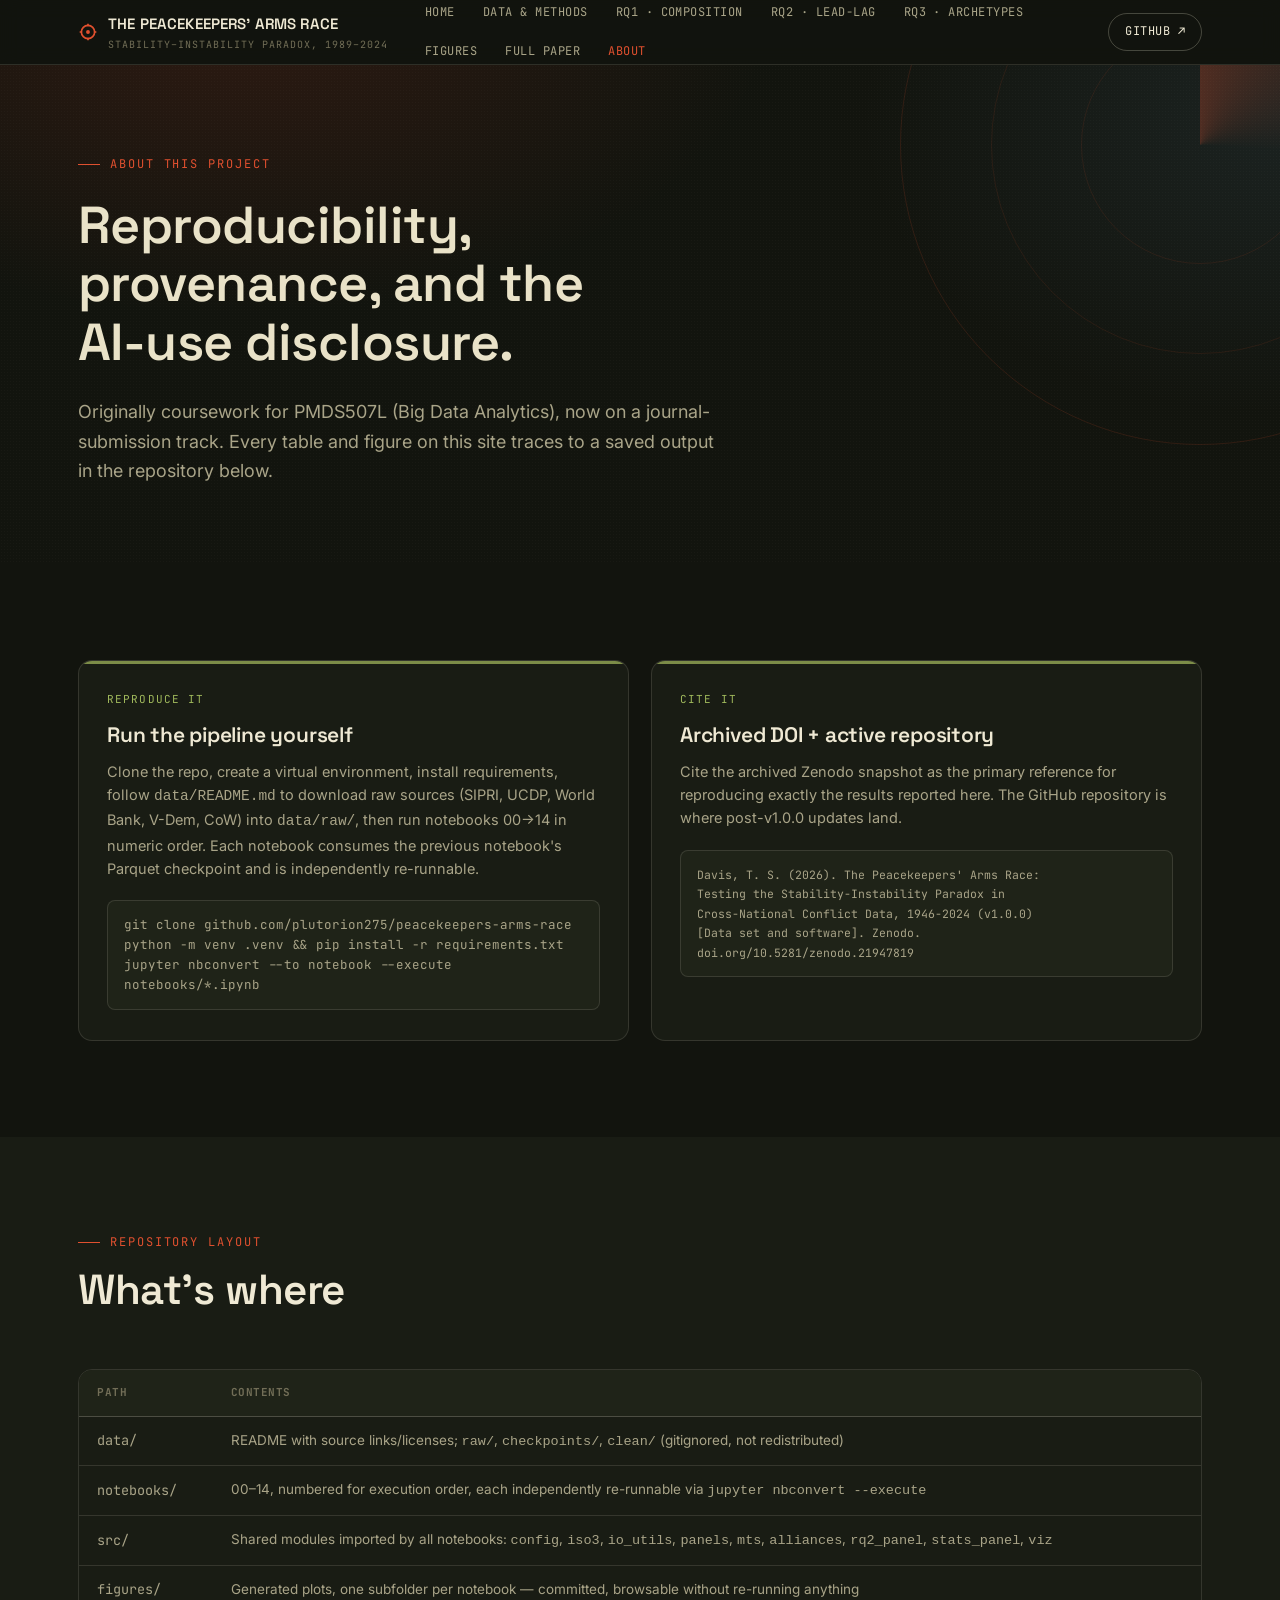
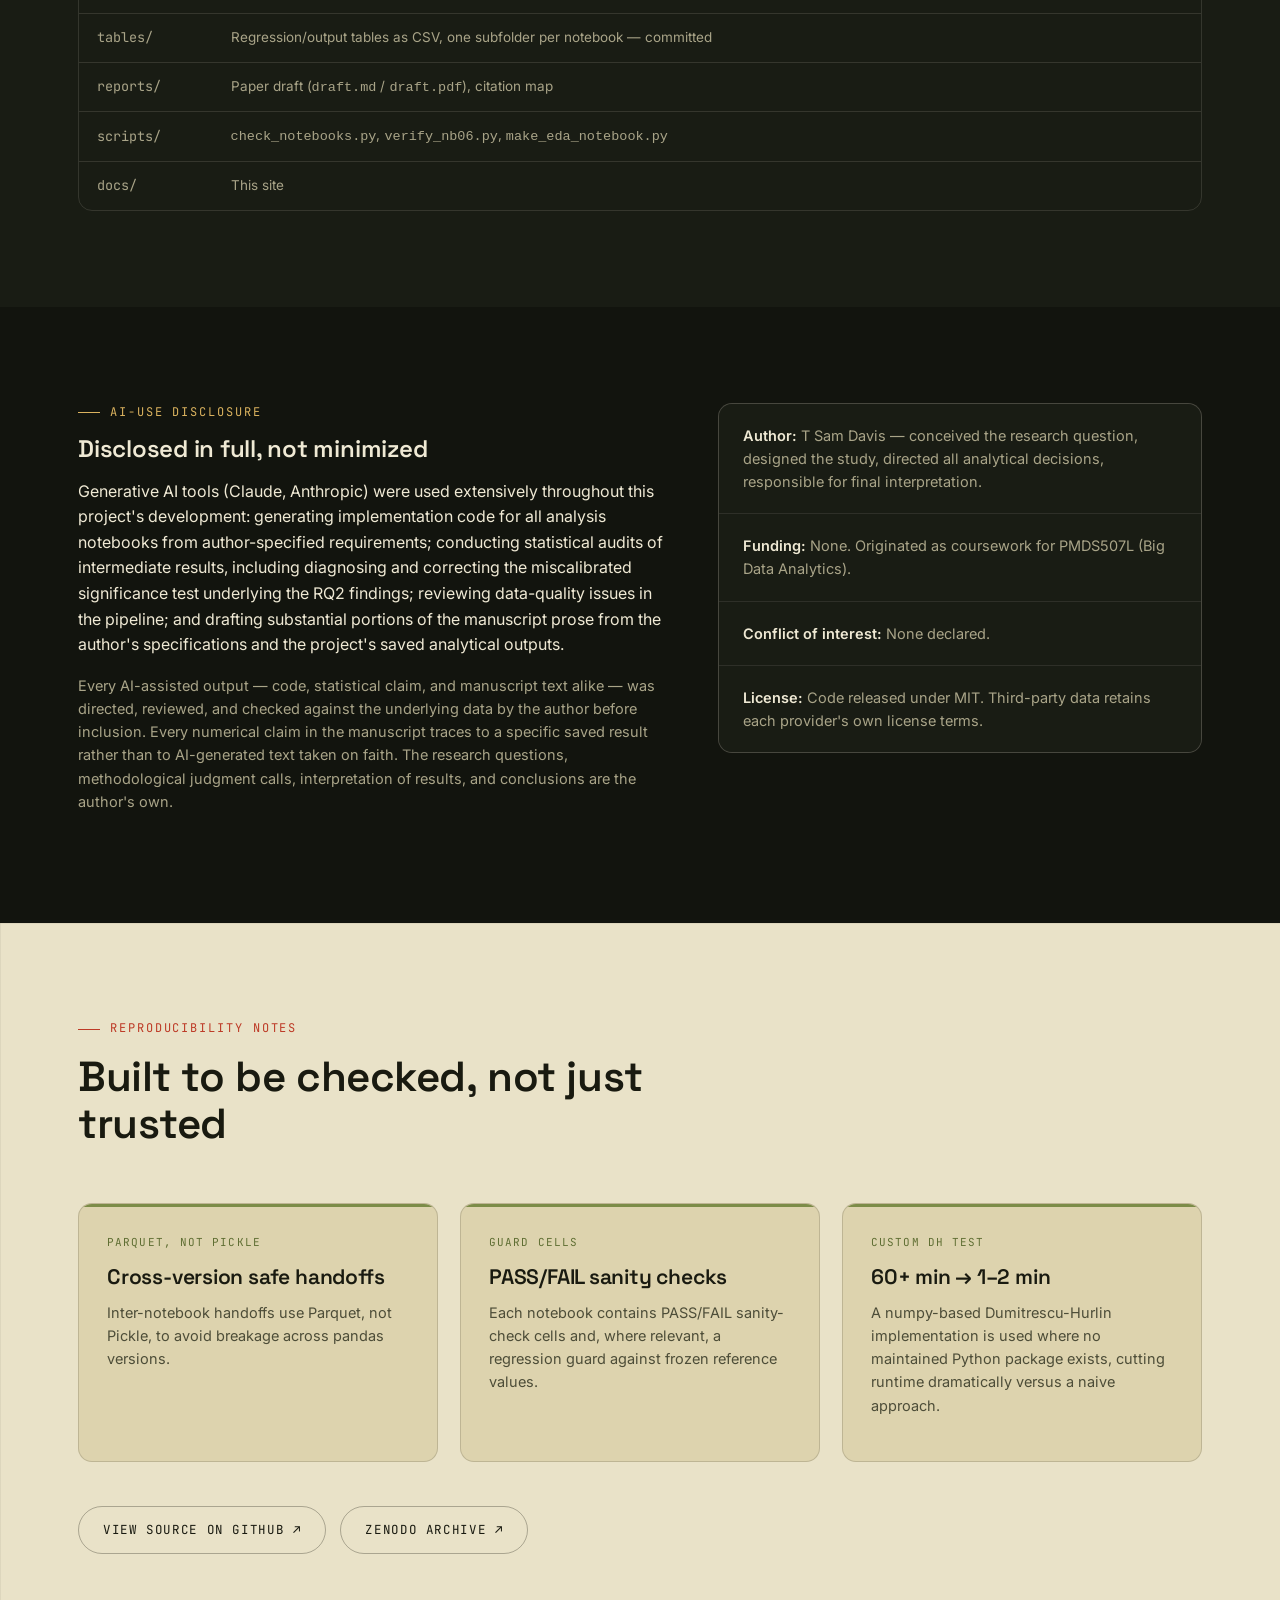
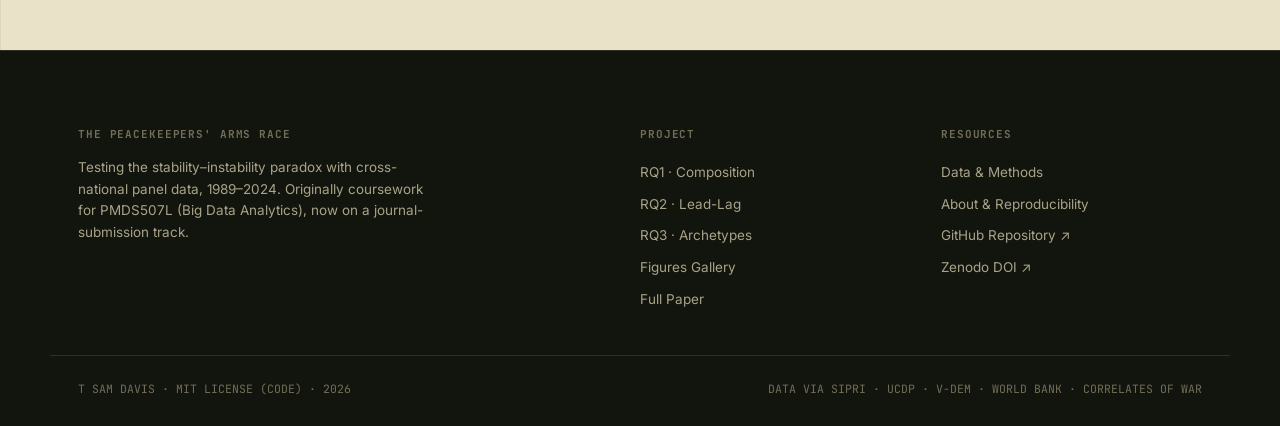
<file: docs/about.html>
<!DOCTYPE html>
<meta charset="UTF-8">
<meta name="viewport" content="width=device-width, initial-scale=1">
<title>About &amp; Reproducibility</title>
<meta name="description" content="Reproducibility notes, citation, license, and AI-use disclosure for The Peacekeepers' Arms Race.">
<link rel="icon" href="data:image/svg+xml,<svg xmlns=%22http://www.w3.org/2000/svg%22 viewBox=%220 0 24 24%22><rect width=%2224%22 height=%2224%22 rx=%225%22 fill=%22%2312140e%22/><circle cx=%2212%22 cy=%2212%22 r=%227%22 fill=%22none%22 stroke=%22%23e0502f%22 stroke-width=%222%22/><circle cx=%2212%22 cy=%2212%22 r=%222%22 fill=%22%23e0502f%22/></svg>">
<link rel="stylesheet" href="assets/style.css">

<nav class="nav">
  <div class="nav-inner">
    <a href="index.html" class="brand">
      <svg class="mark" width="20" height="20" viewBox="0 0 24 24" stroke="currentColor" stroke-width="2" fill="none"><circle cx="12" cy="12" r="8"/><circle cx="12" cy="12" r="2.3" fill="currentColor" stroke="none"/><path d="M12 2v3M12 19v3M2 12h3M19 12h3"/></svg>
      <span>THE PEACEKEEPERS' ARMS RACE<small>Stability–Instability Paradox, 1989–2024</small></span>
    </a>
    <button class="nav-toggle" aria-label="Menu"><span></span><span></span><span></span></button>
    <div class="nav-links">
      <a href="index.html">Home</a>
      <a href="data-methods.html">Data &amp; Methods</a>
      <a href="rq1.html">RQ1 · Composition</a>
      <a href="rq2.html">RQ2 · Lead-Lag</a>
      <a href="rq3.html">RQ3 · Archetypes</a>
      <a href="gallery.html">Figures</a>
      <a href="paper.html">Full Paper</a>
      <a href="about.html" class="current">About</a>
    </div>
    <a class="nav-cta" href="https://github.com/plutorion275/peacekeepers-arms-race" target="_blank" rel="noopener">GitHub ↗</a>
  </div>
</nav>

<header class="hero" style="padding:90px 0 60px;">
  <div class="radar"><div class="radar-sweep"></div></div>
  <div class="hero-inner">
    <div class="kicker">About This Project</div>
    <h1 style="font-size:clamp(32px,4.4vw,52px);">Reproducibility, provenance, and the AI-use disclosure.</h1>
    <p class="lede">Originally coursework for PMDS507L (Big Data Analytics), now on a journal-submission track. Every table and figure on this site traces to a saved output in the repository below.</p>
  </div>
</header>

<section class="section-dark">
  <div class="container">
    <div class="grid-2">
      <div class="card" style="cursor:default;">
        <div class="tag">Reproduce It</div>
        <h3>Run the pipeline yourself</h3>
        <p style="margin-top:14px;">Clone the repo, create a virtual environment, install requirements, follow <code>data/README.md</code> to download raw sources (SIPRI, UCDP, World Bank, V-Dem, CoW) into <code>data/raw/</code>, then run notebooks 00&rarr;14 in numeric order. Each notebook consumes the previous notebook's Parquet checkpoint and is independently re-runnable.</p>
        <div style="margin-top:20px;font-family:var(--mono);font-size:12.5px;color:var(--ink-dim);background:var(--bg-panel-2);border:1px solid var(--line);border-radius:8px;padding:14px 16px;">
          git clone github.com/plutorion275/peacekeepers-arms-race<br>
          python -m venv .venv &amp;&amp; pip install -r requirements.txt<br>
          jupyter nbconvert --to notebook --execute notebooks/*.ipynb
        </div>
      </div>
      <div class="card" style="cursor:default;">
        <div class="tag">Cite It</div>
        <h3>Archived DOI + active repository</h3>
        <p style="margin-top:14px;">Cite the archived Zenodo snapshot as the primary reference for reproducing exactly the results reported here. The GitHub repository is where post-v1.0.0 updates land.</p>
        <div style="margin-top:20px;font-family:var(--mono);font-size:11.5px;line-height:1.7;color:var(--ink-dim);background:var(--bg-panel-2);border:1px solid var(--line);border-radius:8px;padding:14px 16px;">
          Davis, T. S. (2026). The Peacekeepers' Arms Race:<br>
          Testing the Stability-Instability Paradox in<br>
          Cross-National Conflict Data, 1946-2024 (v1.0.0)<br>
          [Data set and software]. Zenodo.<br>
          doi.org/10.5281/zenodo.21947819
        </div>
      </div>
    </div>
  </div>
</section>

<section class="section-panel texture-grid">
  <div class="container">
    <div class="section-head">
      <div class="kicker">Repository Layout</div>
      <h2>What's where</h2>
    </div>
    <div class="tbl-wrap">
      <table class="data">
        <thead><tr><th>Path</th><th>Contents</th></tr></thead>
        <tbody>
          <tr><td class="mono">data/</td><td>README with source links/licenses; <code>raw/</code>, <code>checkpoints/</code>, <code>clean/</code> (gitignored, not redistributed)</td></tr>
          <tr><td class="mono">notebooks/</td><td>00&ndash;14, numbered for execution order, each independently re-runnable via <code>jupyter nbconvert --execute</code></td></tr>
          <tr><td class="mono">src/</td><td>Shared modules imported by all notebooks: <code>config</code>, <code>iso3</code>, <code>io_utils</code>, <code>panels</code>, <code>mts</code>, <code>alliances</code>, <code>rq2_panel</code>, <code>stats_panel</code>, <code>viz</code></td></tr>
          <tr><td class="mono">figures/</td><td>Generated plots, one subfolder per notebook &mdash; committed, browsable without re-running anything</td></tr>
          <tr><td class="mono">tables/</td><td>Regression/output tables as CSV, one subfolder per notebook &mdash; committed</td></tr>
          <tr><td class="mono">reports/</td><td>Paper draft (<code>draft.md</code> / <code>draft.pdf</code>), citation map</td></tr>
          <tr><td class="mono">scripts/</td><td><code>check_notebooks.py</code>, <code>verify_nb06.py</code>, <code>make_eda_notebook.py</code></td></tr>
          <tr><td class="mono">docs/</td><td>This site</td></tr>
        </tbody>
      </table>
    </div>
  </div>
</section>

<section class="section-dark">
  <div class="container">
    <div class="two-col">
      <div>
        <div class="kicker amber">AI-Use Disclosure</div>
        <h2>Disclosed in full, not minimized</h2>
        <p class="lede" style="margin-top:16px;">Generative AI tools (Claude, Anthropic) were used extensively throughout this project's development: generating implementation code for all analysis notebooks from author-specified requirements; conducting statistical audits of intermediate results, including diagnosing and correcting the miscalibrated significance test underlying the RQ2 findings; reviewing data-quality issues in the pipeline; and drafting substantial portions of the manuscript prose from the author's specifications and the project's saved analytical outputs.</p>
        <p style="color:var(--ink-dim);font-size:14.5px;">Every AI-assisted output &mdash; code, statistical claim, and manuscript text alike &mdash; was directed, reviewed, and checked against the underlying data by the author before inclusion. Every numerical claim in the manuscript traces to a specific saved result rather than to AI-generated text taken on faith. The research questions, methodological judgment calls, interpretation of results, and conclusions are the author's own.</p>
      </div>
      <div class="hyp-list">
        <div class="hyp" style="grid-template-columns:1fr;"><div class="txt"><b>Author:</b> T Sam Davis &mdash; conceived the research question, designed the study, directed all analytical decisions, responsible for final interpretation.</div></div>
        <div class="hyp" style="grid-template-columns:1fr;"><div class="txt"><b>Funding:</b> None. Originated as coursework for PMDS507L (Big Data Analytics).</div></div>
        <div class="hyp" style="grid-template-columns:1fr;"><div class="txt"><b>Conflict of interest:</b> None declared.</div></div>
        <div class="hyp" style="grid-template-columns:1fr;"><div class="txt"><b>License:</b> Code released under MIT. Third-party data retains each provider's own license terms.</div></div>
      </div>
    </div>
  </div>
</section>

<section class="section-paper texture-grid on-paper">
  <div class="container">
    <div class="section-head">
      <div class="kicker">Reproducibility Notes</div>
      <h2>Built to be checked, not just trusted</h2>
    </div>
    <div class="grid-3">
      <div class="card" style="background:var(--paper-2);border-color:var(--line-dark);cursor:default;">
        <div class="tag" style="color:#5f6e33;">Parquet, Not Pickle</div>
        <h3 class="on-paper" style="color:var(--ink-dark);">Cross-version safe handoffs</h3>
        <p class="on-paper" style="color:var(--ink-dark-dim);">Inter-notebook handoffs use Parquet, not Pickle, to avoid breakage across pandas versions.</p>
      </div>
      <div class="card" style="background:var(--paper-2);border-color:var(--line-dark);cursor:default;">
        <div class="tag" style="color:#5f6e33;">Guard Cells</div>
        <h3 class="on-paper" style="color:var(--ink-dark);">PASS/FAIL sanity checks</h3>
        <p class="on-paper" style="color:var(--ink-dark-dim);">Each notebook contains PASS/FAIL sanity-check cells and, where relevant, a regression guard against frozen reference values.</p>
      </div>
      <div class="card" style="background:var(--paper-2);border-color:var(--line-dark);cursor:default;">
        <div class="tag" style="color:#5f6e33;">Custom DH Test</div>
        <h3 class="on-paper" style="color:var(--ink-dark);">60+ min &rarr; 1&ndash;2 min</h3>
        <p class="on-paper" style="color:var(--ink-dark-dim);">A numpy-based Dumitrescu-Hurlin implementation is used where no maintained Python package exists, cutting runtime dramatically versus a naive approach.</p>
      </div>
    </div>
    <div class="hero-actions" style="margin-top:44px;">
      <a class="btn btn-outline" href="https://github.com/plutorion275/peacekeepers-arms-race" target="_blank" rel="noopener">View Source on GitHub ↗</a>
      <a class="btn btn-outline" href="https://doi.org/10.5281/zenodo.21947818" target="_blank" rel="noopener">Zenodo Archive ↗</a>
    </div>
  </div>
</section>

<footer id="footer-placeholder"></footer>
<script src="assets/script.js"></script>
<script src="assets/footer.js"></script>
</file>
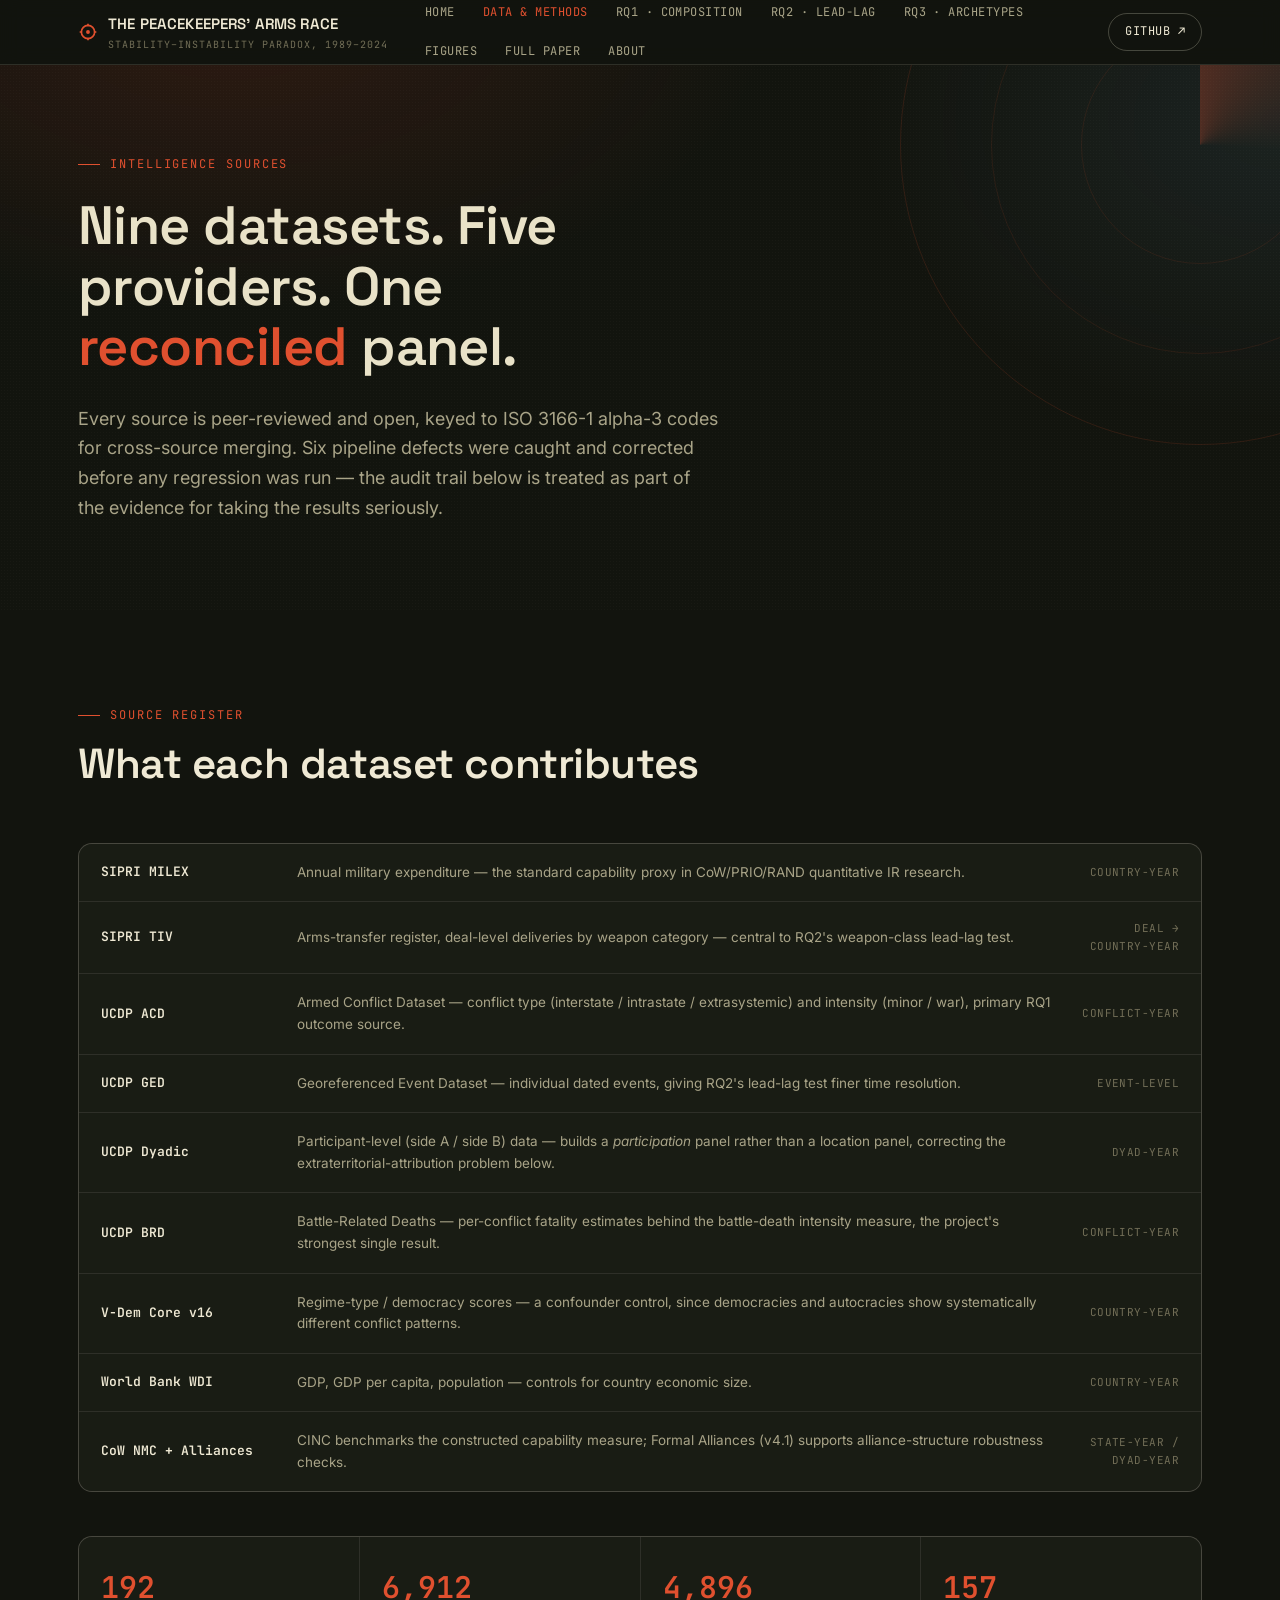
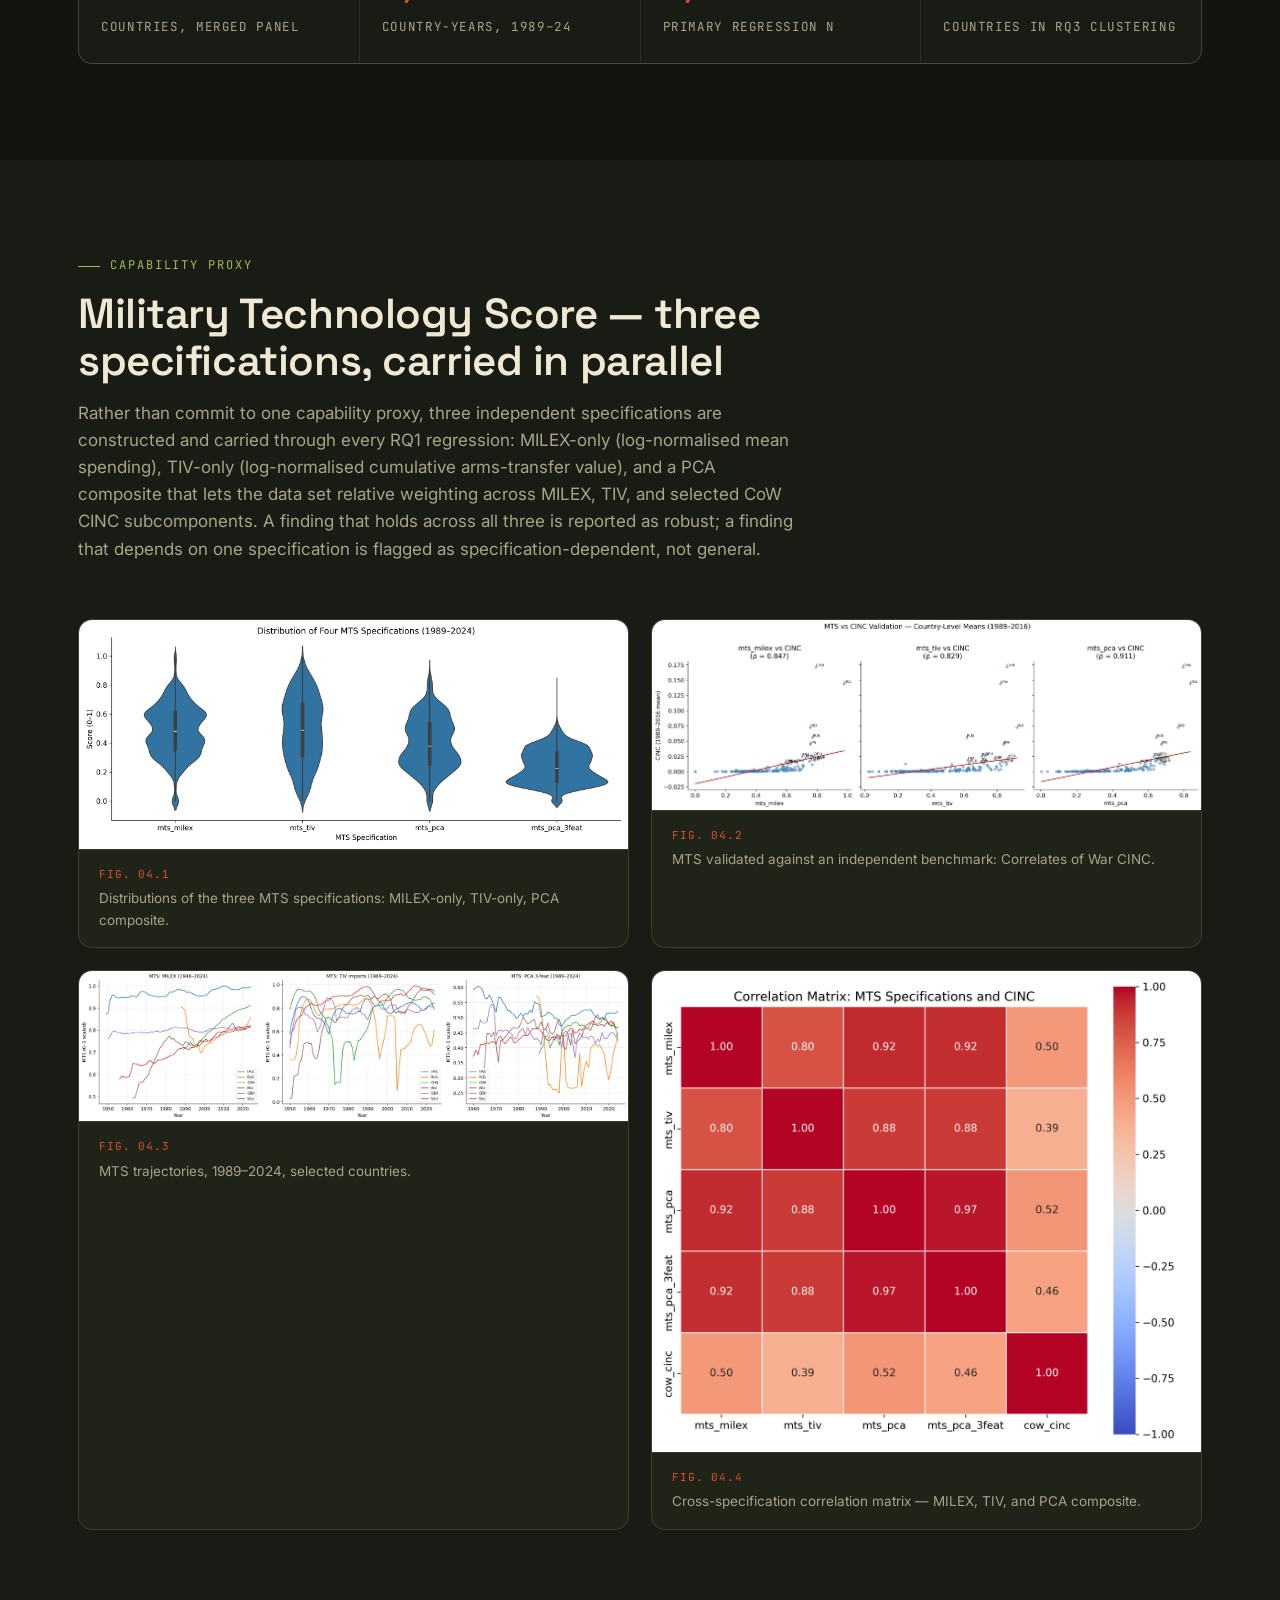
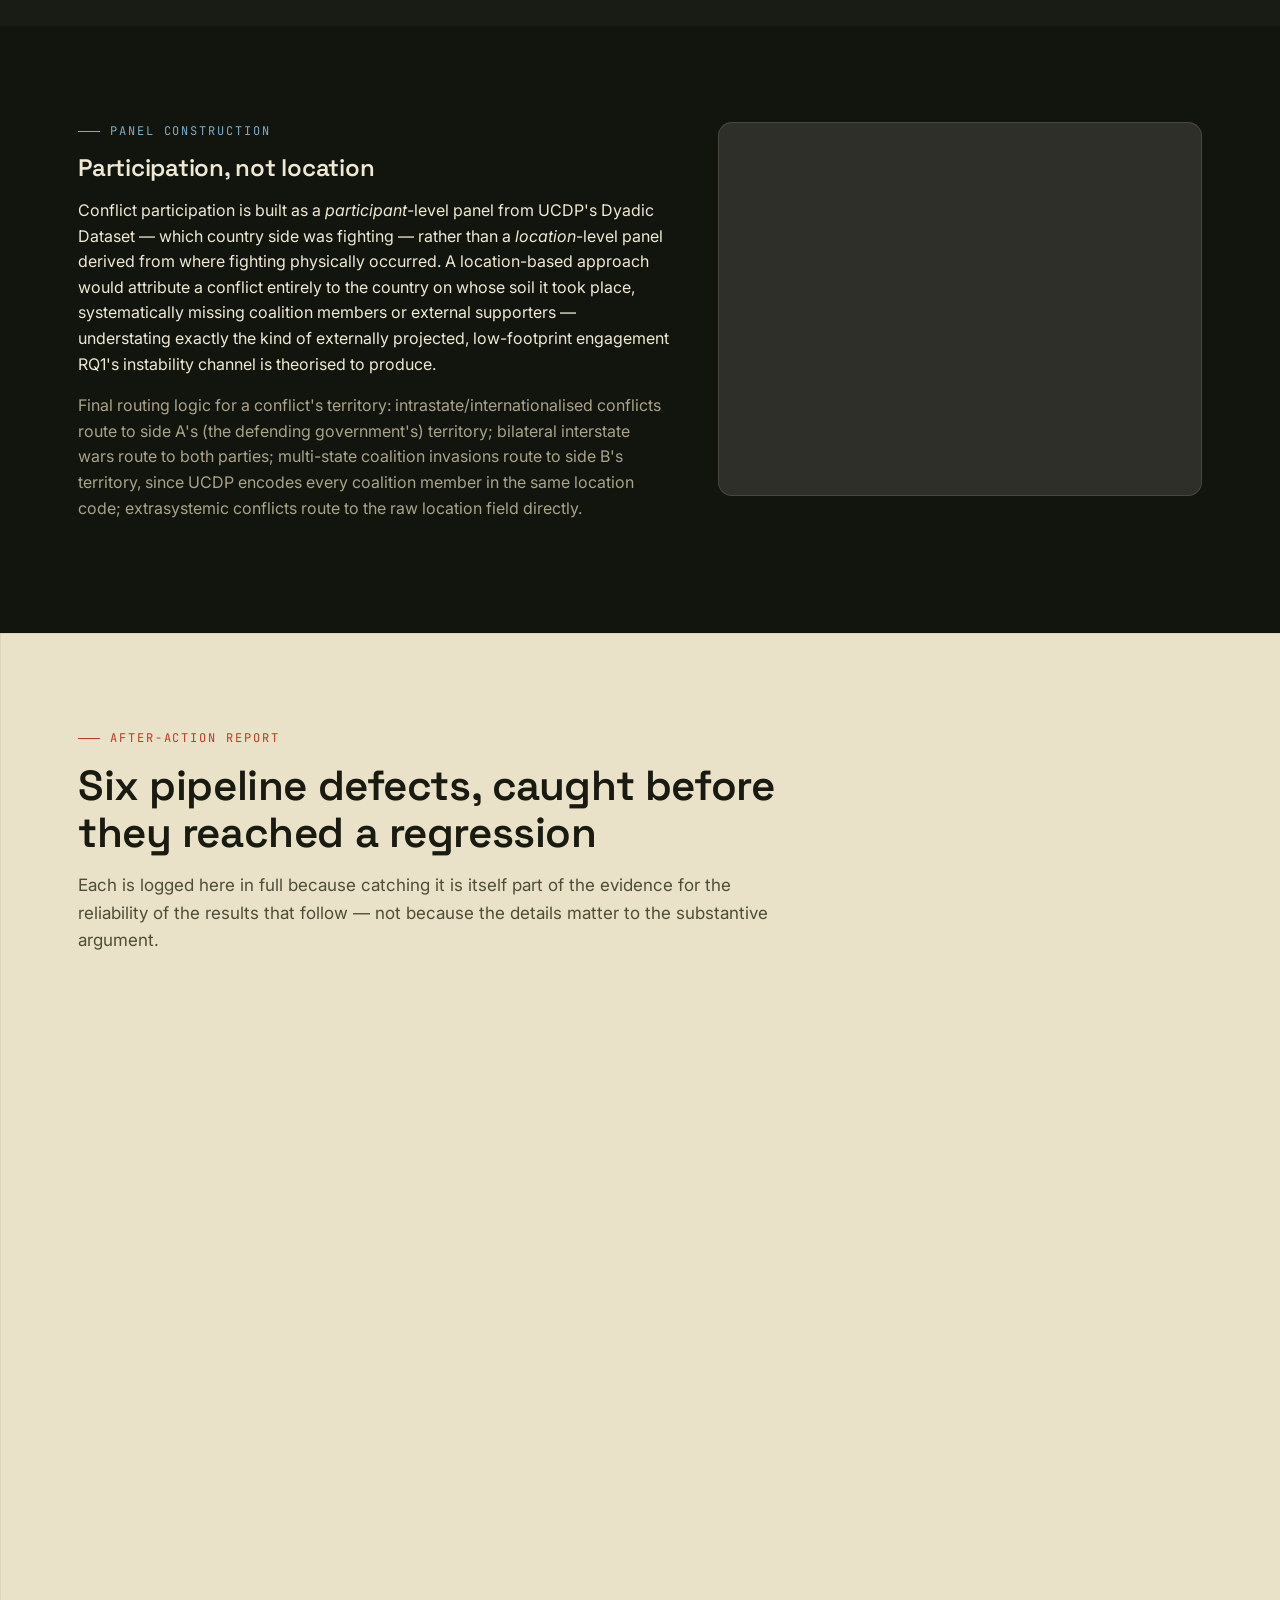
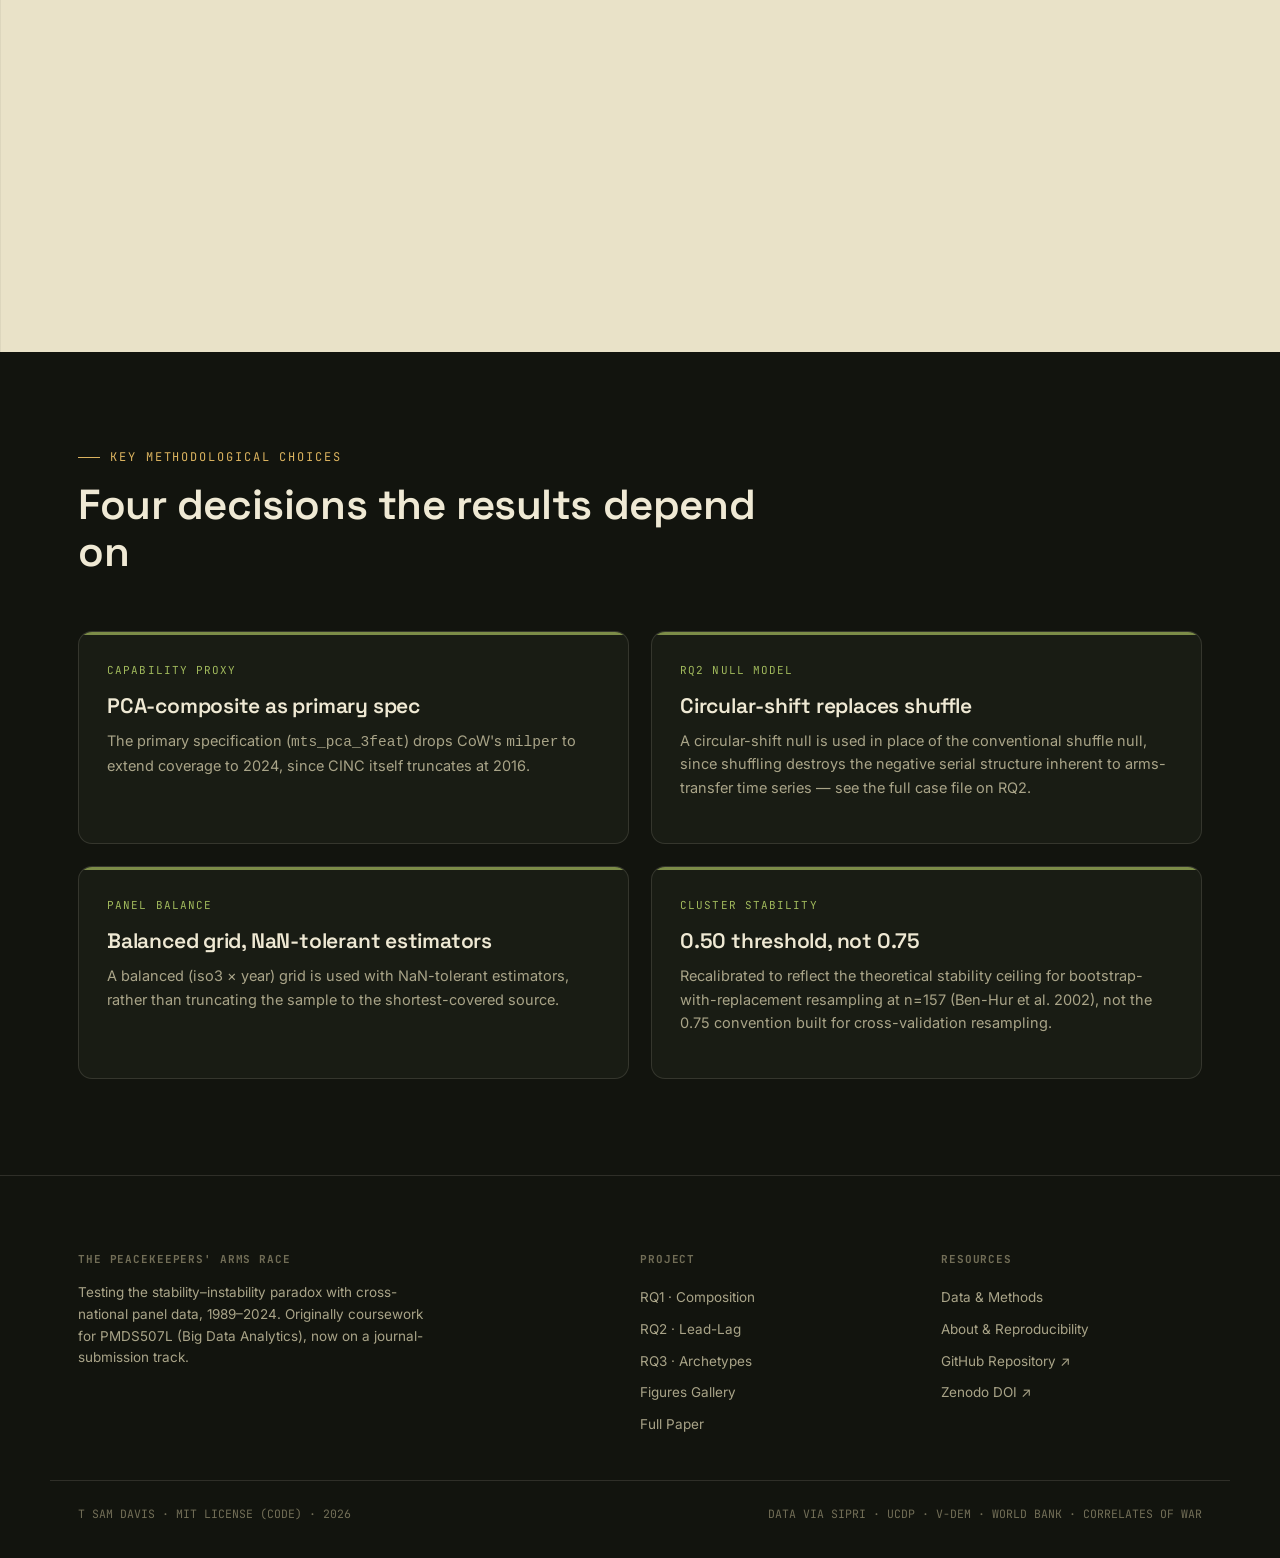
<file: docs/data-methods.html>
<!DOCTYPE html>
<meta charset="UTF-8">
<meta name="viewport" content="width=device-width, initial-scale=1">
<title>Data &amp; Methods</title>
<meta name="description" content="Nine datasets, five providers, and the pipeline corrections that make the panel trustworthy.">
<link rel="icon" href="data:image/svg+xml,<svg xmlns=%22http://www.w3.org/2000/svg%22 viewBox=%220 0 24 24%22><rect width=%2224%22 height=%2224%22 rx=%225%22 fill=%22%2312140e%22/><circle cx=%2212%22 cy=%2212%22 r=%227%22 fill=%22none%22 stroke=%22%23e0502f%22 stroke-width=%222%22/><circle cx=%2212%22 cy=%2212%22 r=%222%22 fill=%22%23e0502f%22/></svg>">
<link rel="stylesheet" href="assets/style.css">

<nav class="nav">
  <div class="nav-inner">
    <a href="index.html" class="brand">
      <svg class="mark" width="20" height="20" viewBox="0 0 24 24" stroke="currentColor" stroke-width="2" fill="none"><circle cx="12" cy="12" r="8"/><circle cx="12" cy="12" r="2.3" fill="currentColor" stroke="none"/><path d="M12 2v3M12 19v3M2 12h3M19 12h3"/></svg>
      <span>THE PEACEKEEPERS' ARMS RACE<small>Stability–Instability Paradox, 1989–2024</small></span>
    </a>
    <button class="nav-toggle" aria-label="Menu"><span></span><span></span><span></span></button>
    <div class="nav-links">
      <a href="index.html">Home</a>
      <a href="data-methods.html" class="current">Data &amp; Methods</a>
      <a href="rq1.html">RQ1 · Composition</a>
      <a href="rq2.html">RQ2 · Lead-Lag</a>
      <a href="rq3.html">RQ3 · Archetypes</a>
      <a href="gallery.html">Figures</a>
      <a href="paper.html">Full Paper</a>
      <a href="about.html">About</a>
    </div>
    <a class="nav-cta" href="https://github.com/plutorion275/peacekeepers-arms-race" target="_blank" rel="noopener">GitHub ↗</a>
  </div>
</nav>

<header class="hero" style="padding:90px 0 70px;">
  <div class="radar"><div class="radar-sweep"></div></div>
  <div class="hero-inner">
    <div class="kicker">Intelligence Sources</div>
    <h1 style="font-size:clamp(32px,4.4vw,54px);">Nine datasets. Five providers. One <em>reconciled</em> panel.</h1>
    <p class="lede">Every source is peer-reviewed and open, keyed to ISO 3166-1 alpha-3 codes for cross-source merging. Six pipeline defects were caught and corrected before any regression was run &mdash; the audit trail below is treated as part of the evidence for taking the results seriously.</p>
  </div>
</header>

<section class="section-dark">
  <div class="container">
    <div class="section-head">
      <div class="kicker">Source Register</div>
      <h2>What each dataset contributes</h2>
    </div>
    <div class="source-list" style="background:var(--line);border-color:var(--line);">
      <div class="source" style="background:var(--bg-panel);">
        <div class="name" style="color:var(--ink);">SIPRI MILEX</div>
        <div class="role" style="color:var(--ink-dim);">Annual military expenditure &mdash; the standard capability proxy in CoW/PRIO/RAND quantitative IR research.</div>
        <div class="grain" style="color:var(--ink-faint);">Country-year</div>
      </div>
      <div class="source" style="background:var(--bg-panel);">
        <div class="name" style="color:var(--ink);">SIPRI TIV</div>
        <div class="role" style="color:var(--ink-dim);">Arms-transfer register, deal-level deliveries by weapon category &mdash; central to RQ2's weapon-class lead-lag test.</div>
        <div class="grain" style="color:var(--ink-faint);">Deal → country-year</div>
      </div>
      <div class="source" style="background:var(--bg-panel);">
        <div class="name" style="color:var(--ink);">UCDP ACD</div>
        <div class="role" style="color:var(--ink-dim);">Armed Conflict Dataset &mdash; conflict type (interstate / intrastate / extrasystemic) and intensity (minor / war), primary RQ1 outcome source.</div>
        <div class="grain" style="color:var(--ink-faint);">Conflict-year</div>
      </div>
      <div class="source" style="background:var(--bg-panel);">
        <div class="name" style="color:var(--ink);">UCDP GED</div>
        <div class="role" style="color:var(--ink-dim);">Georeferenced Event Dataset &mdash; individual dated events, giving RQ2's lead-lag test finer time resolution.</div>
        <div class="grain" style="color:var(--ink-faint);">Event-level</div>
      </div>
      <div class="source" style="background:var(--bg-panel);">
        <div class="name" style="color:var(--ink);">UCDP Dyadic</div>
        <div class="role" style="color:var(--ink-dim);">Participant-level (side A / side B) data &mdash; builds a <em>participation</em> panel rather than a location panel, correcting the extraterritorial-attribution problem below.</div>
        <div class="grain" style="color:var(--ink-faint);">Dyad-year</div>
      </div>
      <div class="source" style="background:var(--bg-panel);">
        <div class="name" style="color:var(--ink);">UCDP BRD</div>
        <div class="role" style="color:var(--ink-dim);">Battle-Related Deaths &mdash; per-conflict fatality estimates behind the battle-death intensity measure, the project's strongest single result.</div>
        <div class="grain" style="color:var(--ink-faint);">Conflict-year</div>
      </div>
      <div class="source" style="background:var(--bg-panel);">
        <div class="name" style="color:var(--ink);">V-Dem Core v16</div>
        <div class="role" style="color:var(--ink-dim);">Regime-type / democracy scores &mdash; a confounder control, since democracies and autocracies show systematically different conflict patterns.</div>
        <div class="grain" style="color:var(--ink-faint);">Country-year</div>
      </div>
      <div class="source" style="background:var(--bg-panel);">
        <div class="name" style="color:var(--ink);">World Bank WDI</div>
        <div class="role" style="color:var(--ink-dim);">GDP, GDP per capita, population &mdash; controls for country economic size.</div>
        <div class="grain" style="color:var(--ink-faint);">Country-year</div>
      </div>
      <div class="source" style="background:var(--bg-panel);">
        <div class="name" style="color:var(--ink);">CoW NMC + Alliances</div>
        <div class="role" style="color:var(--ink-dim);">CINC benchmarks the constructed capability measure; Formal Alliances (v4.1) supports alliance-structure robustness checks.</div>
        <div class="grain" style="color:var(--ink-faint);">State-year / dyad-year</div>
      </div>
    </div>

    <div class="stat-strip" style="margin-top:44px;">
      <div class="stat"><div class="num">192</div><div class="label">Countries, merged panel</div></div>
      <div class="stat"><div class="num">6,912</div><div class="label">Country-Years, 1989&ndash;24</div></div>
      <div class="stat"><div class="num">4,896</div><div class="label">Primary Regression N</div></div>
      <div class="stat"><div class="num">157</div><div class="label">Countries in RQ3 Clustering</div></div>
    </div>
  </div>
</section>

<section class="section-panel texture-grid">
  <div class="container">
    <div class="section-head">
      <div class="kicker olive">Capability Proxy</div>
      <h2>Military Technology Score &mdash; three specifications, carried in parallel</h2>
      <p class="lede">Rather than commit to one capability proxy, three independent specifications are constructed and carried through every RQ1 regression: MILEX-only (log-normalised mean spending), TIV-only (log-normalised cumulative arms-transfer value), and a PCA composite that lets the data set relative weighting across MILEX, TIV, and selected CoW CINC subcomponents. A finding that holds across all three is reported as robust; a finding that depends on one specification is flagged as specification-dependent, not general.</p>
    </div>
    <div class="figure-row">
      <figure class="plate">
        <img src="assets/figures/nb04/fig1_mts_distributions.png" alt="Distribution of the three MTS specifications">
        <figcaption><div class="fig-id">Fig. 04.1</div><div class="fig-cap">Distributions of the three MTS specifications: MILEX-only, TIV-only, PCA composite.</div></figcaption>
      </figure>
      <figure class="plate">
        <img src="assets/figures/nb04/fig2_cinc_scatter.png" alt="MTS validated against Correlates of War CINC">
        <figcaption><div class="fig-id">Fig. 04.2</div><div class="fig-cap">MTS validated against an independent benchmark: Correlates of War CINC.</div></figcaption>
      </figure>
      <figure class="plate">
        <img src="assets/figures/nb04/fig3_mts_trajectories.png" alt="MTS trajectories over time by country">
        <figcaption><div class="fig-id">Fig. 04.3</div><div class="fig-cap">MTS trajectories, 1989&ndash;2024, selected countries.</div></figcaption>
      </figure>
      <figure class="plate">
        <img src="assets/figures/nb04/fig4_mts_correlation_matrix.png" alt="Correlation matrix across MTS specifications">
        <figcaption><div class="fig-id">Fig. 04.4</div><div class="fig-cap">Cross-specification correlation matrix &mdash; MILEX, TIV, and PCA composite.</div></figcaption>
      </figure>
    </div>
  </div>
</section>

<section class="section-dark">
  <div class="container">
    <div class="two-col">
      <div>
        <div class="kicker steel">Panel Construction</div>
        <h2>Participation, not location</h2>
        <p class="lede" style="margin-top:16px;">Conflict participation is built as a <em>participant</em>-level panel from UCDP's Dyadic Dataset &mdash; which country side was fighting &mdash; rather than a <em>location</em>-level panel derived from where fighting physically occurred. A location-based approach would attribute a conflict entirely to the country on whose soil it took place, systematically missing coalition members or external supporters &mdash; understating exactly the kind of externally projected, low-footprint engagement RQ1's instability channel is theorised to produce.</p>
        <p style="color:var(--ink-dim);">Final routing logic for a conflict's territory: intrastate/internationalised conflicts route to side A's (the defending government's) territory; bilateral interstate wars route to both parties; multi-state coalition invasions route to side B's territory, since UCDP encodes every coalition member in the same location code; extrasystemic conflicts route to the raw location field directly.</p>
      </div>
      <div class="hyp-list">
        <div class="hyp" style="grid-template-columns:1fr;">
          <div class="txt"><b>USA / GBR / AUS</b>, Iraq War 2003 (multi-state coalition) &mdash; correctly flagged extraterritorial after the fix.</div>
        </div>
        <div class="hyp" style="grid-template-columns:1fr;">
          <div class="txt"><b>Russia</b>, Syria intervention 2015 &mdash; correctly flagged extraterritorial.</div>
        </div>
        <div class="hyp" style="grid-template-columns:1fr;">
          <div class="txt"><b>India</b>, Kargil 1999 &mdash; correctly flagged <em>not</em> extraterritorial (fighting on contested but own-claimed territory).</div>
        </div>
        <div class="hyp" style="grid-template-columns:1fr;">
          <div class="txt">Net effect: total extraterritorial participant-years rose from 4,270 (naive text parse) to <b>4,720</b> (+450) under the corrected routing.</div>
        </div>
      </div>
    </div>
  </div>
</section>

<section class="section-paper texture-grid on-paper">
  <div class="container">
    <div class="section-head">
      <div class="kicker">After-Action Report</div>
      <h2>Six pipeline defects, caught before they reached a regression</h2>
      <p class="lede">Each is logged here in full because catching it is itself part of the evidence for the reliability of the results that follow &mdash; not because the details matter to the substantive argument.</p>
    </div>
    <div class="incident" style="background:var(--paper-2);border-color:var(--line-dark);">
      <div class="tag">Incident 01 &middot; Entity Resolution</div>
      <p>A fuzzy country-name matcher initially resolved "Islamic State" to <b>Iceland</b> (ISO3 = ISL), inflating Iceland's apparent conflict count. Fixed with a dedicated resolver carrying per-dataset override rules.</p>
    </div>
    <div class="incident" style="background:var(--paper-2);border-color:var(--line-dark);">
      <div class="tag">Incident 02 &middot; Source Query Defect</div>
      <p>SIPRI's arms-transfer portal was found, via manual audit against SIPRI's own published totals, to silently return <b>export</b> totals instead of import totals regardless of the UI selection &mdash; which would have inverted the capability proxy for every exporting country if left uncaught.</p>
    </div>
    <div class="incident" style="background:var(--paper-2);border-color:var(--line-dark);">
      <div class="tag">Incident 03 &middot; Coalition Undercounting</div>
      <p>UCDP's dyadic data fold multi-state coalitions into a single location code, systematically undercounting coalition members as extraterritorial participants &mdash; caught via a spot-check on the 2003 Iraq War, exactly the outcome RQ1 tests.</p>
    </div>
    <div class="incident" style="background:var(--paper-2);border-color:var(--line-dark);">
      <div class="tag">Incident 04 &middot; Successor-State Aggregation</div>
      <p>Historical-state variables (USSR, Yugoslavia, Czechoslovakia) were initially aggregated across successor states by <b>arithmetic mean</b> instead of sum &mdash; silently halving expenditure and population figures for any country touched by a split.</p>
    </div>
    <div class="incident" style="background:var(--paper-2);border-color:var(--line-dark);">
      <div class="tag">Incident 05 &middot; Zero vs. Missing</div>
      <p>The TIV series used a literal zero for both "no data reported" and "genuinely zero imports," biasing roughly <b>5,400 country-years</b> toward the bottom of the capability scale until the two were disambiguated.</p>
    </div>
    <div class="incident" style="background:var(--paper-2);border-color:var(--line-dark);">
      <div class="tag">Incident 06 &middot; Stale Robustness Flag</div>
      <p>A downstream RQ2 robustness flag was computed in memory <em>after</em> its results table had already been written to disk &mdash; the saved file never reflected it. Caught only by a later notebook's attempt to re-read the saved file, which is why every result below is cross-checked against actual saved output, not trusted from memory.</p>
    </div>
  </div>
</section>

<section class="section-dark">
  <div class="container">
    <div class="section-head">
      <div class="kicker amber">Key Methodological Choices</div>
      <h2>Four decisions the results depend on</h2>
    </div>
    <div class="grid-2">
      <div class="card" style="cursor:default;">
        <div class="tag">Capability Proxy</div>
        <h3>PCA-composite as primary spec</h3>
        <p>The primary specification (<code>mts_pca_3feat</code>) drops CoW's <code>milper</code> to extend coverage to 2024, since CINC itself truncates at 2016.</p>
      </div>
      <div class="card" style="cursor:default;">
        <div class="tag">RQ2 Null Model</div>
        <h3>Circular-shift replaces shuffle</h3>
        <p>A circular-shift null is used in place of the conventional shuffle null, since shuffling destroys the negative serial structure inherent to arms-transfer time series &mdash; see the full case file on RQ2.</p>
      </div>
      <div class="card" style="cursor:default;">
        <div class="tag">Panel Balance</div>
        <h3>Balanced grid, NaN-tolerant estimators</h3>
        <p>A balanced (iso3 &times; year) grid is used with NaN-tolerant estimators, rather than truncating the sample to the shortest-covered source.</p>
      </div>
      <div class="card" style="cursor:default;">
        <div class="tag">Cluster Stability</div>
        <h3>0.50 threshold, not 0.75</h3>
        <p>Recalibrated to reflect the theoretical stability ceiling for bootstrap-with-replacement resampling at n=157 (Ben-Hur et al. 2002), not the 0.75 convention built for cross-validation resampling.</p>
      </div>
    </div>
  </div>
</section>

<footer id="footer-placeholder"></footer>
<script src="assets/script.js"></script>
<script src="assets/footer.js"></script>
</file>
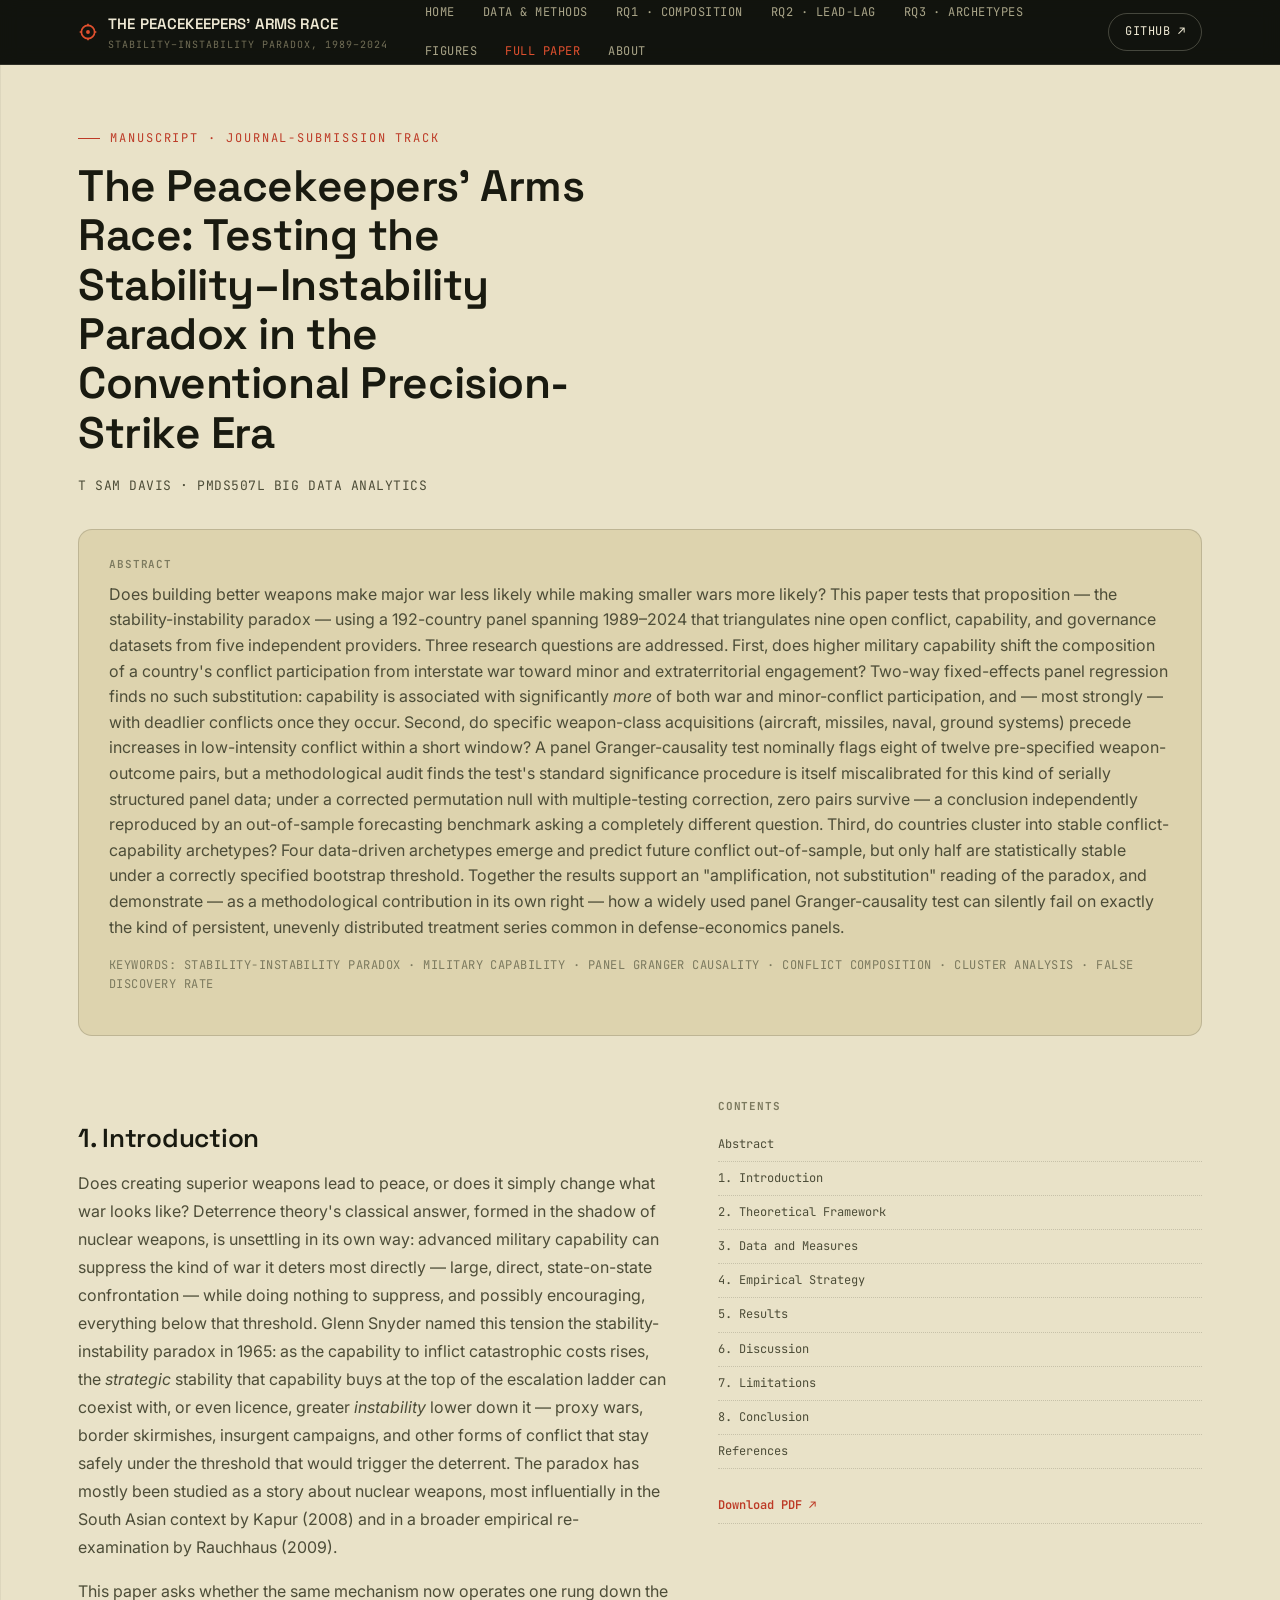
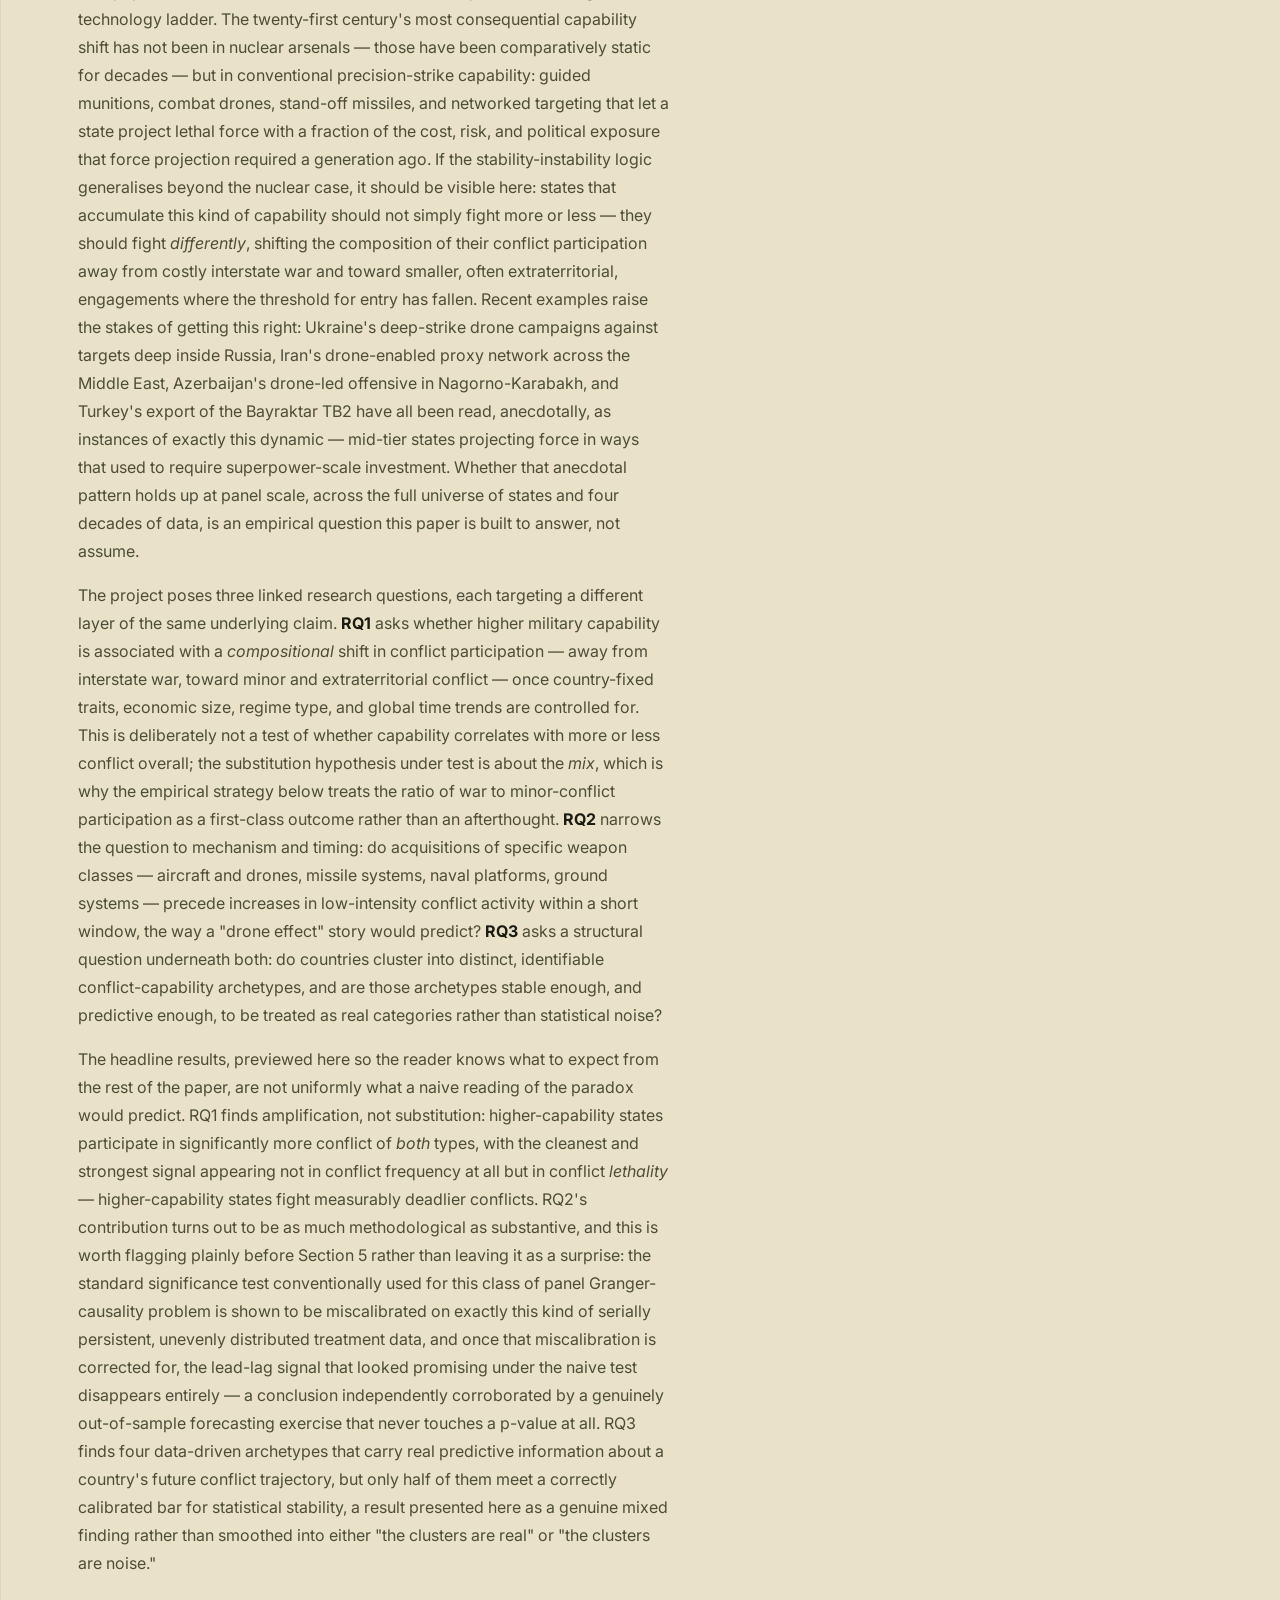
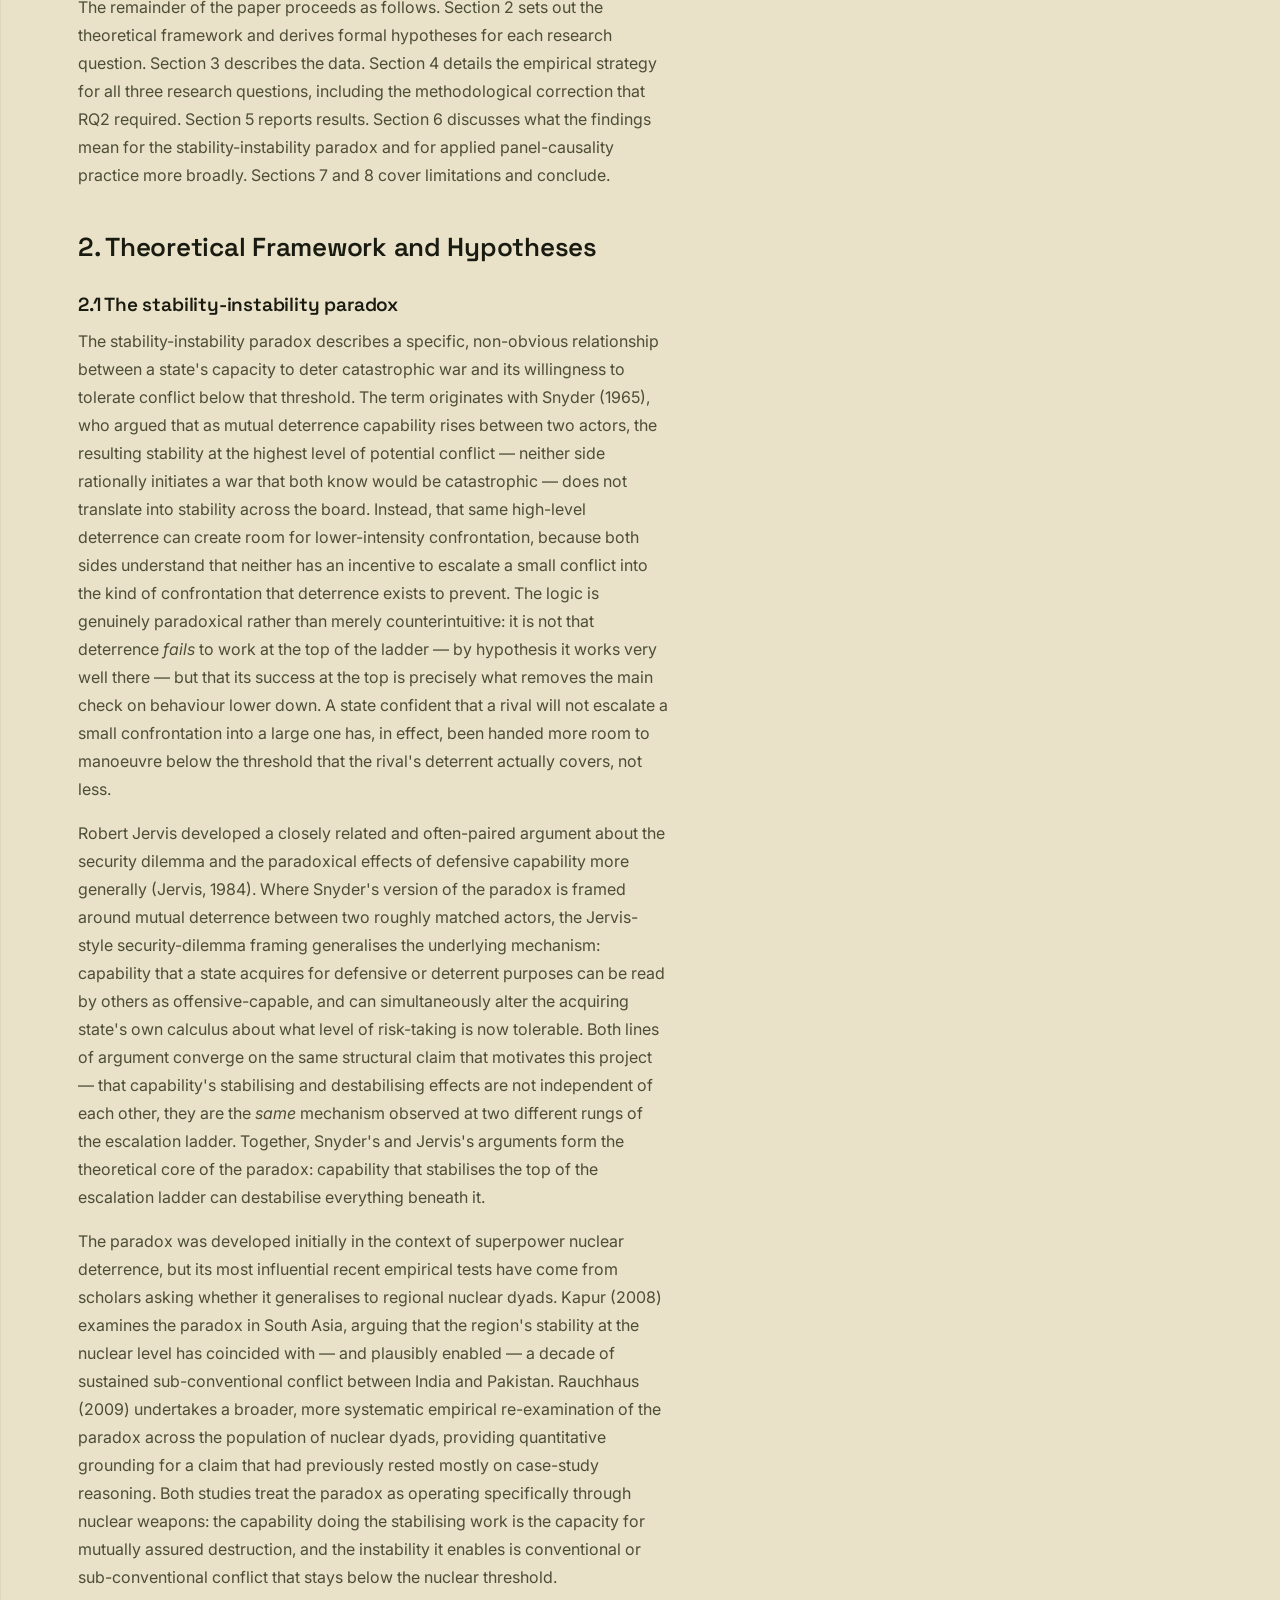
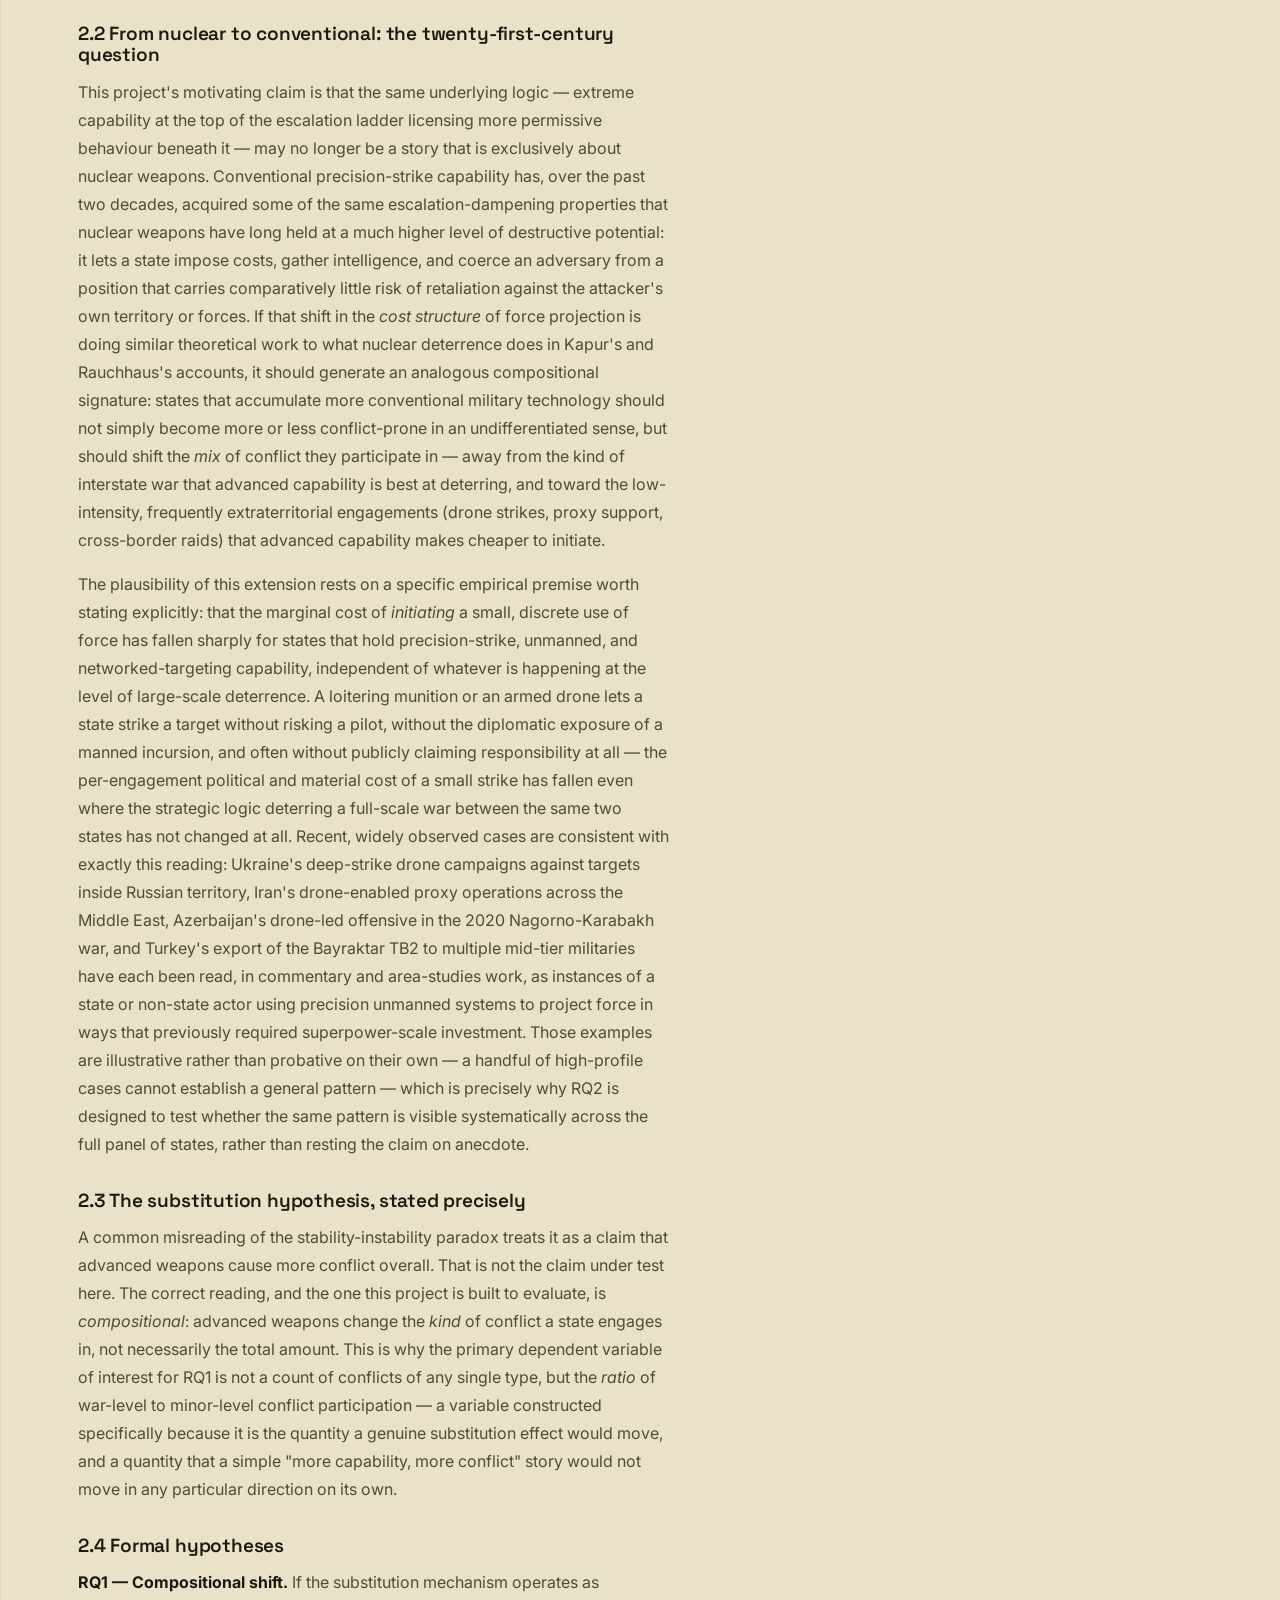
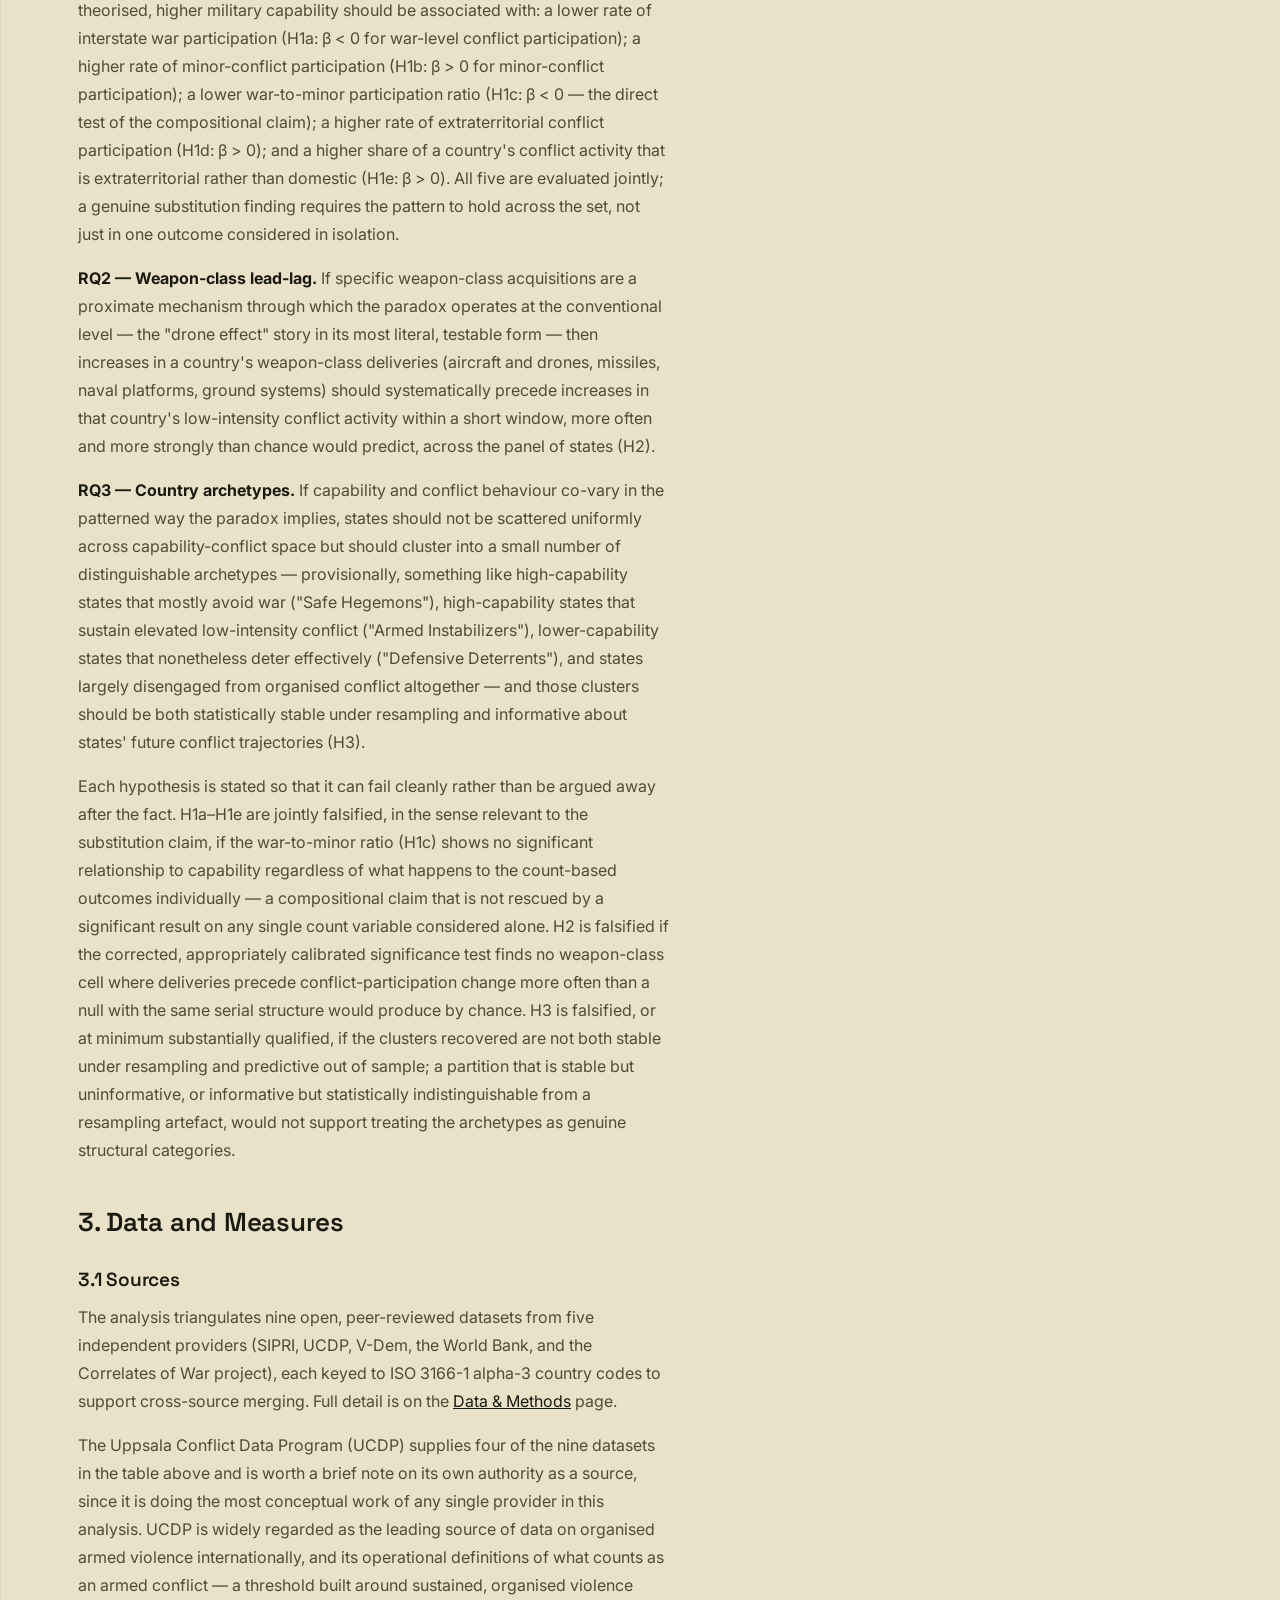
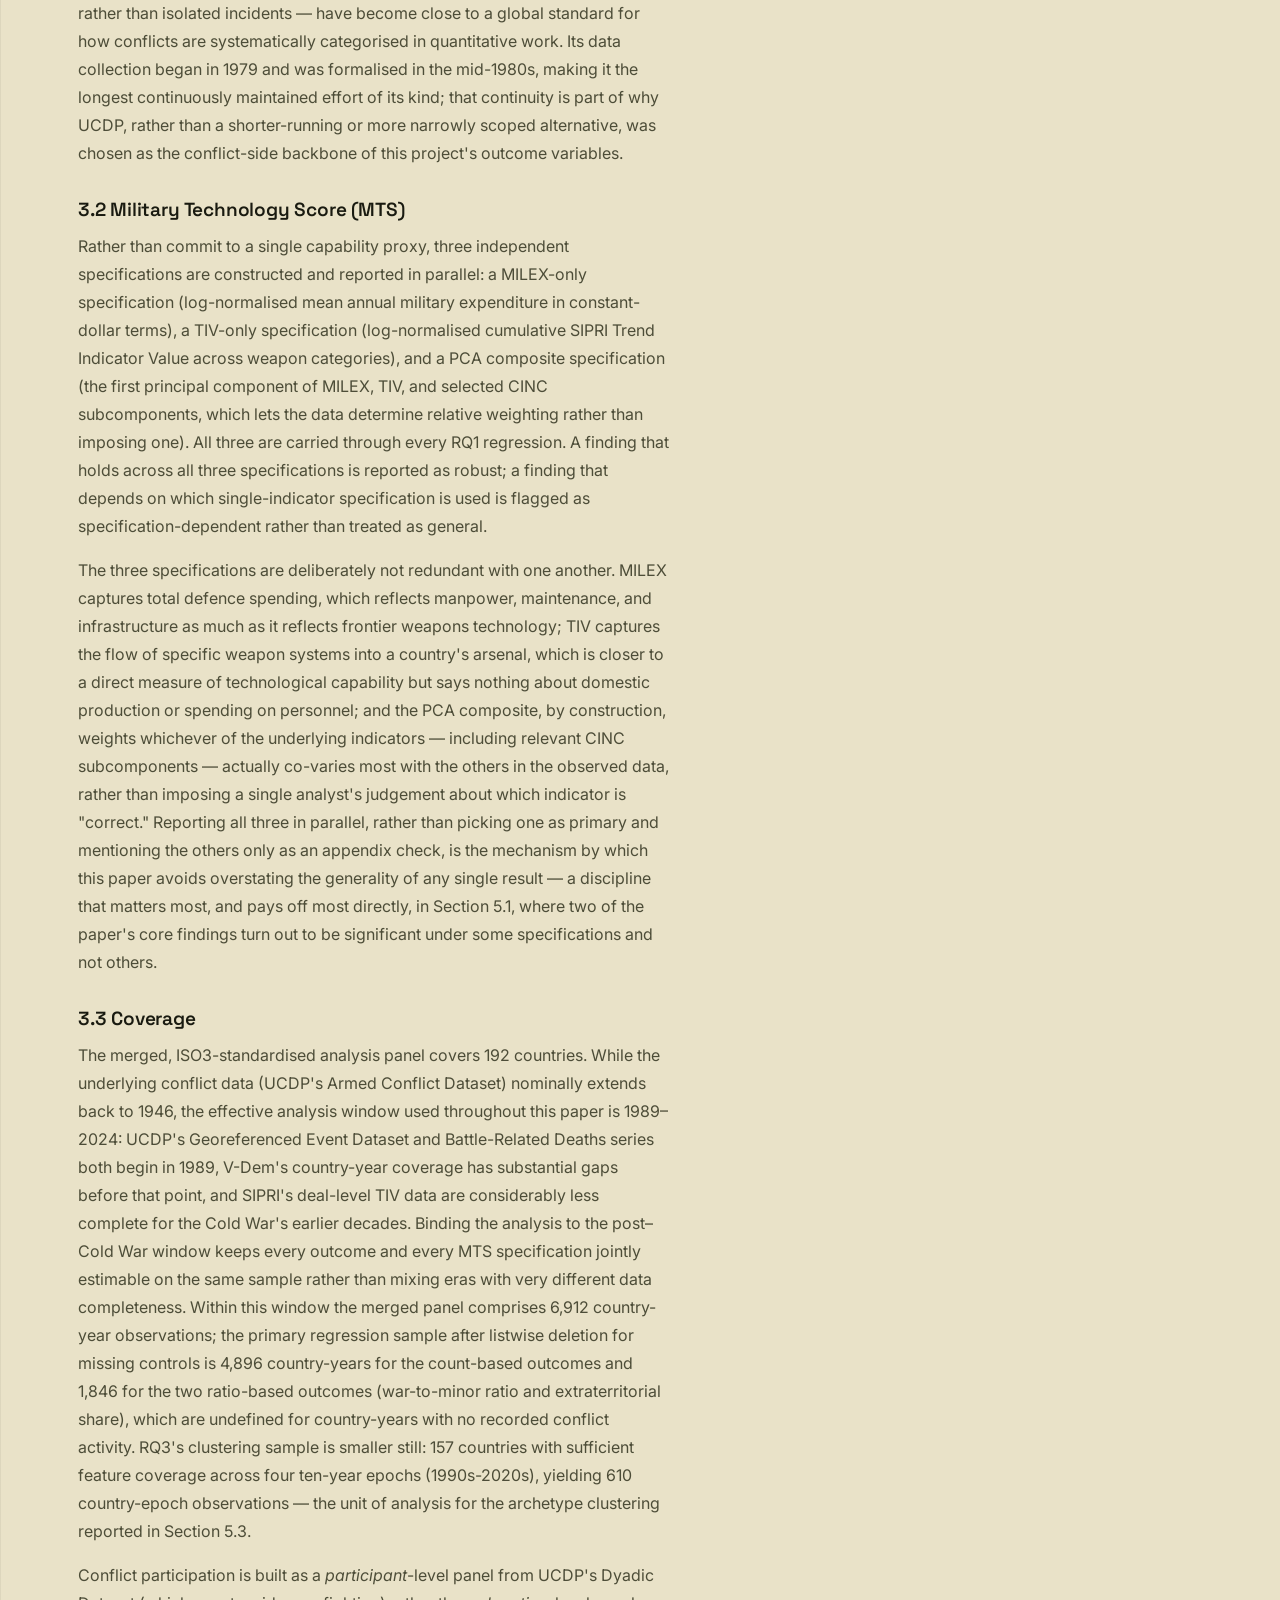
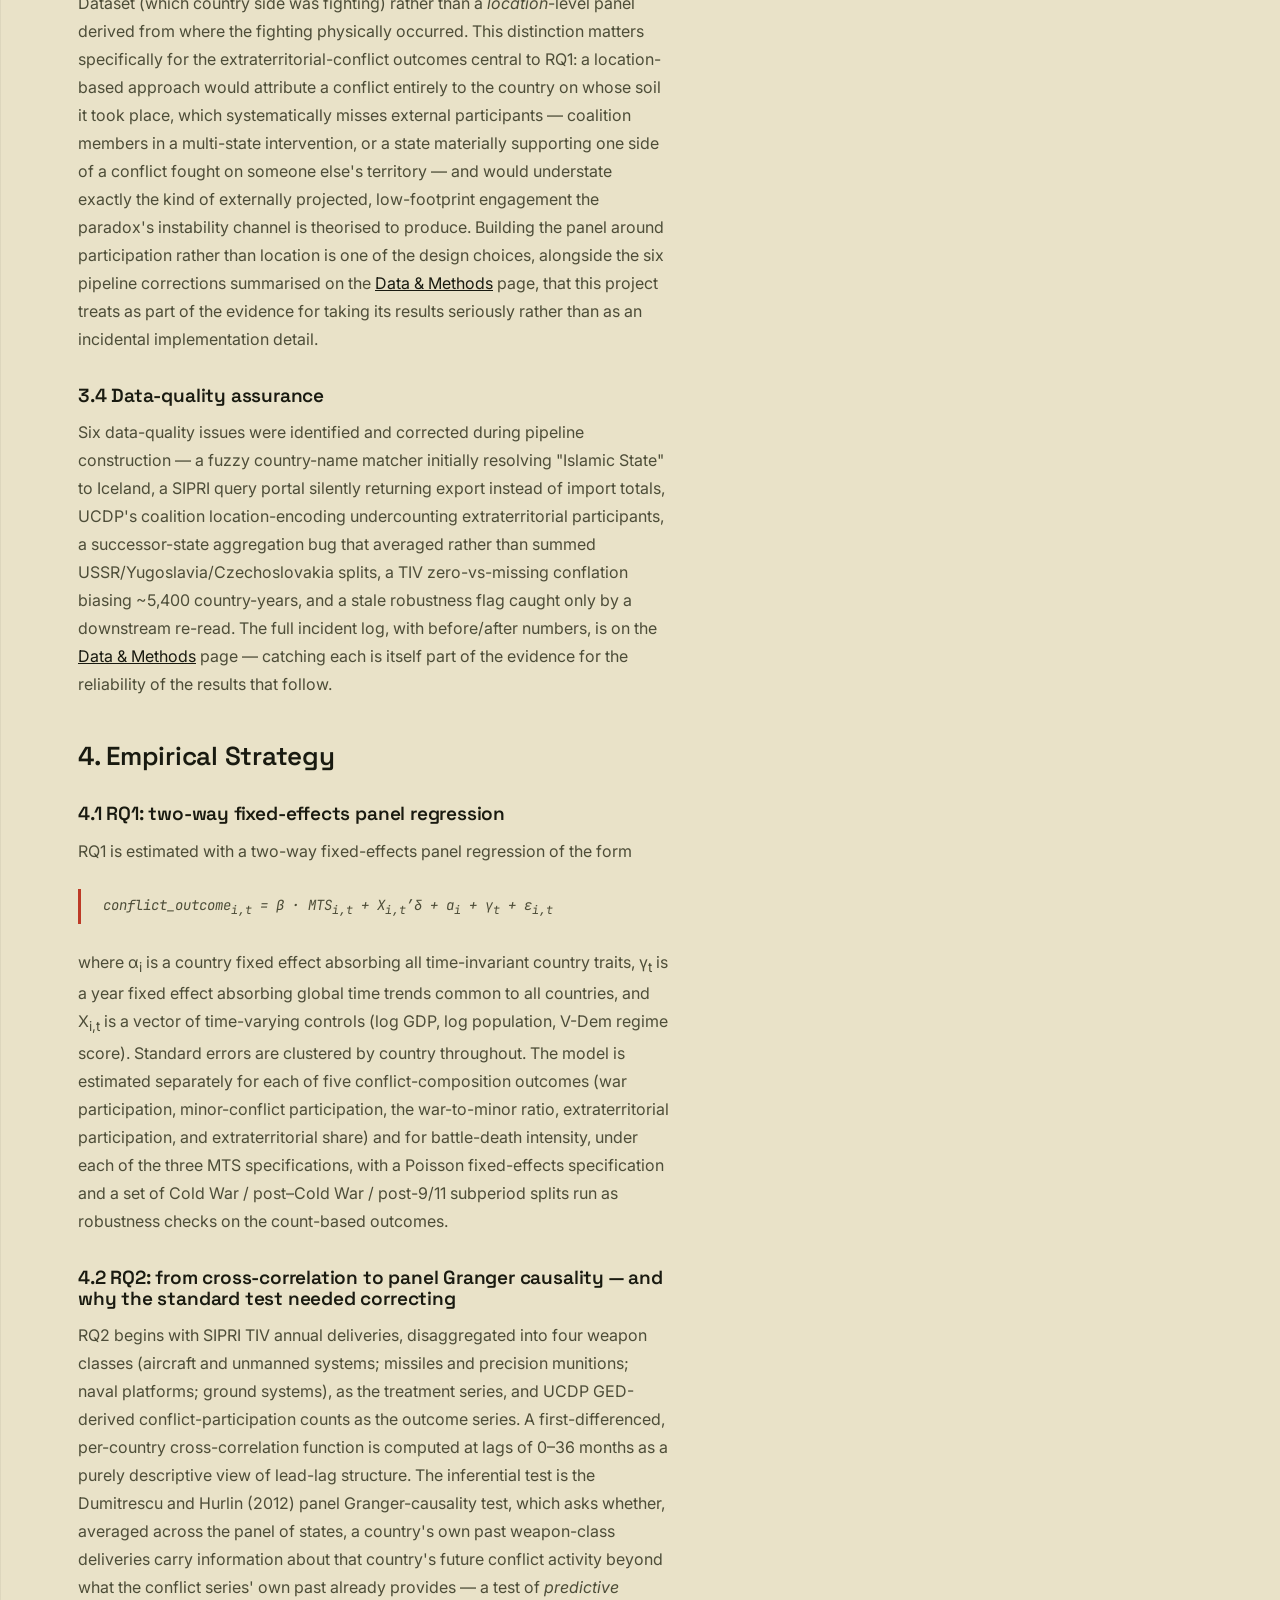
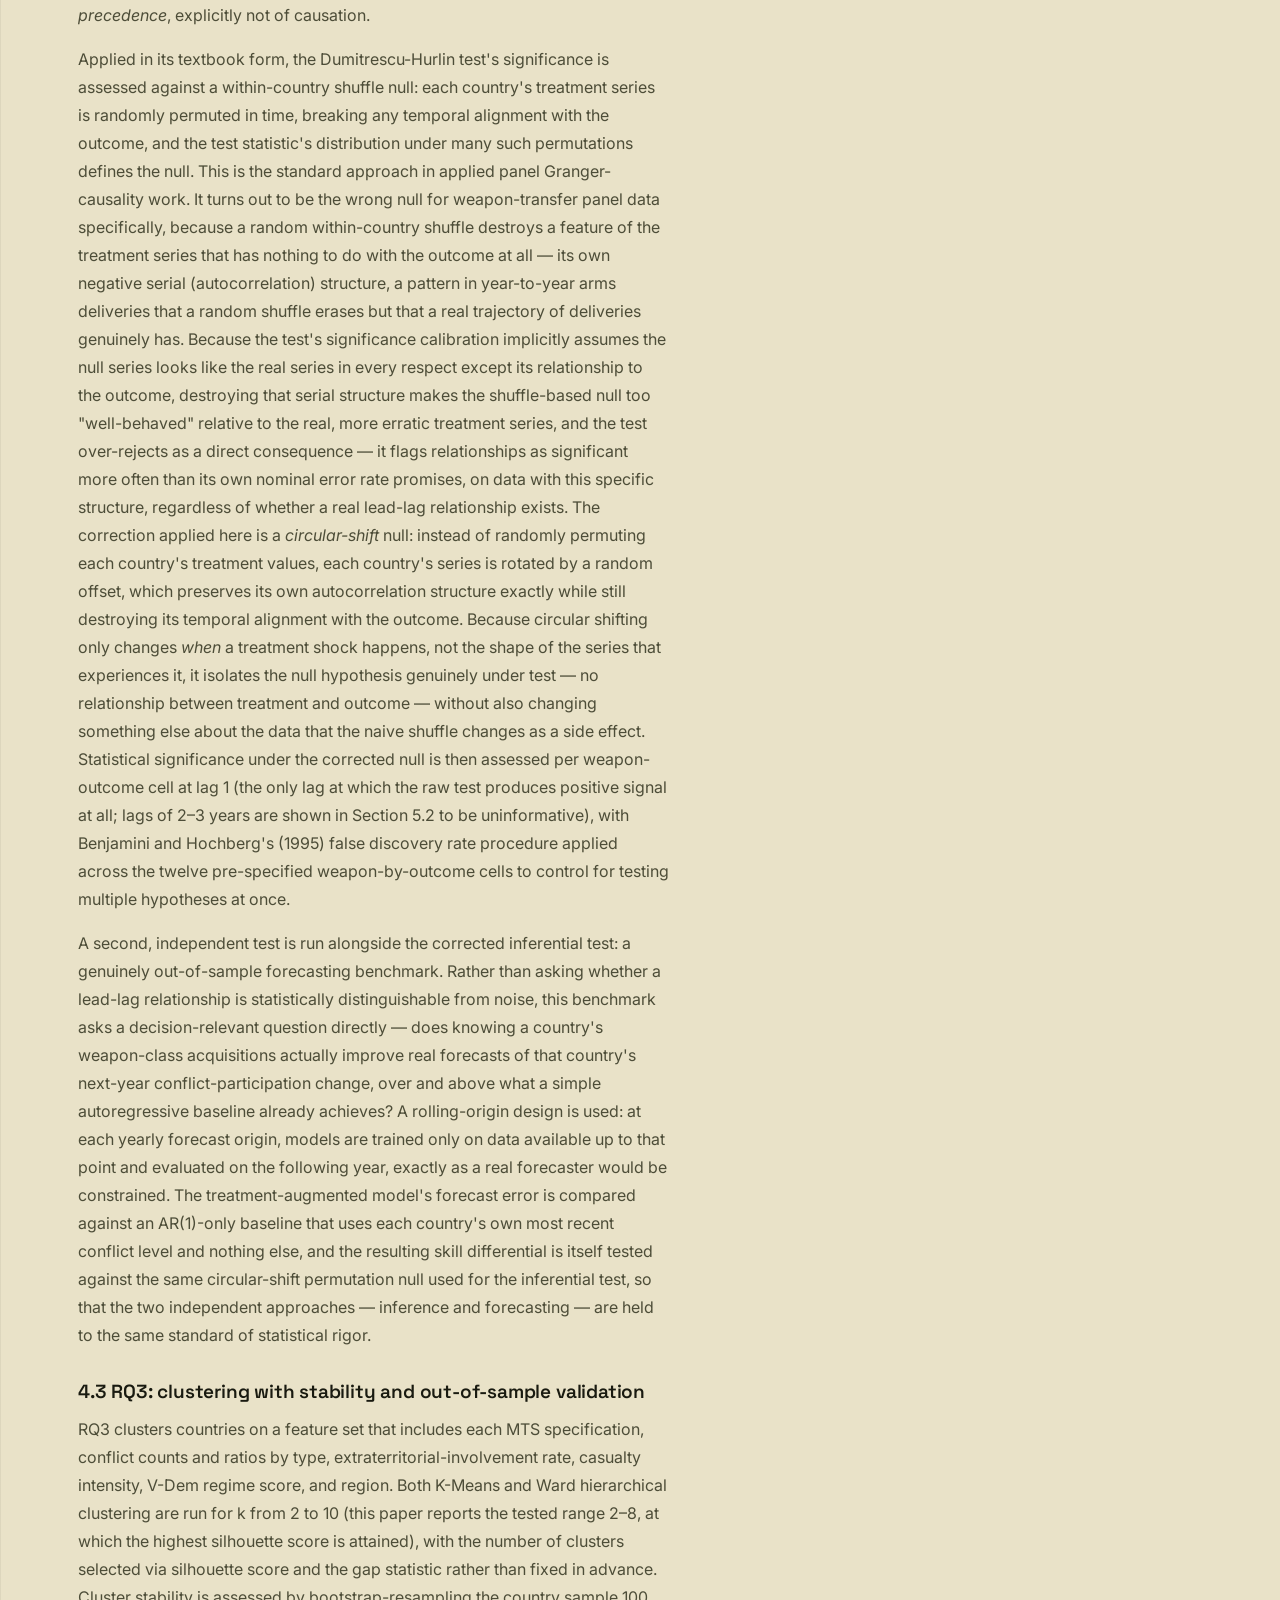
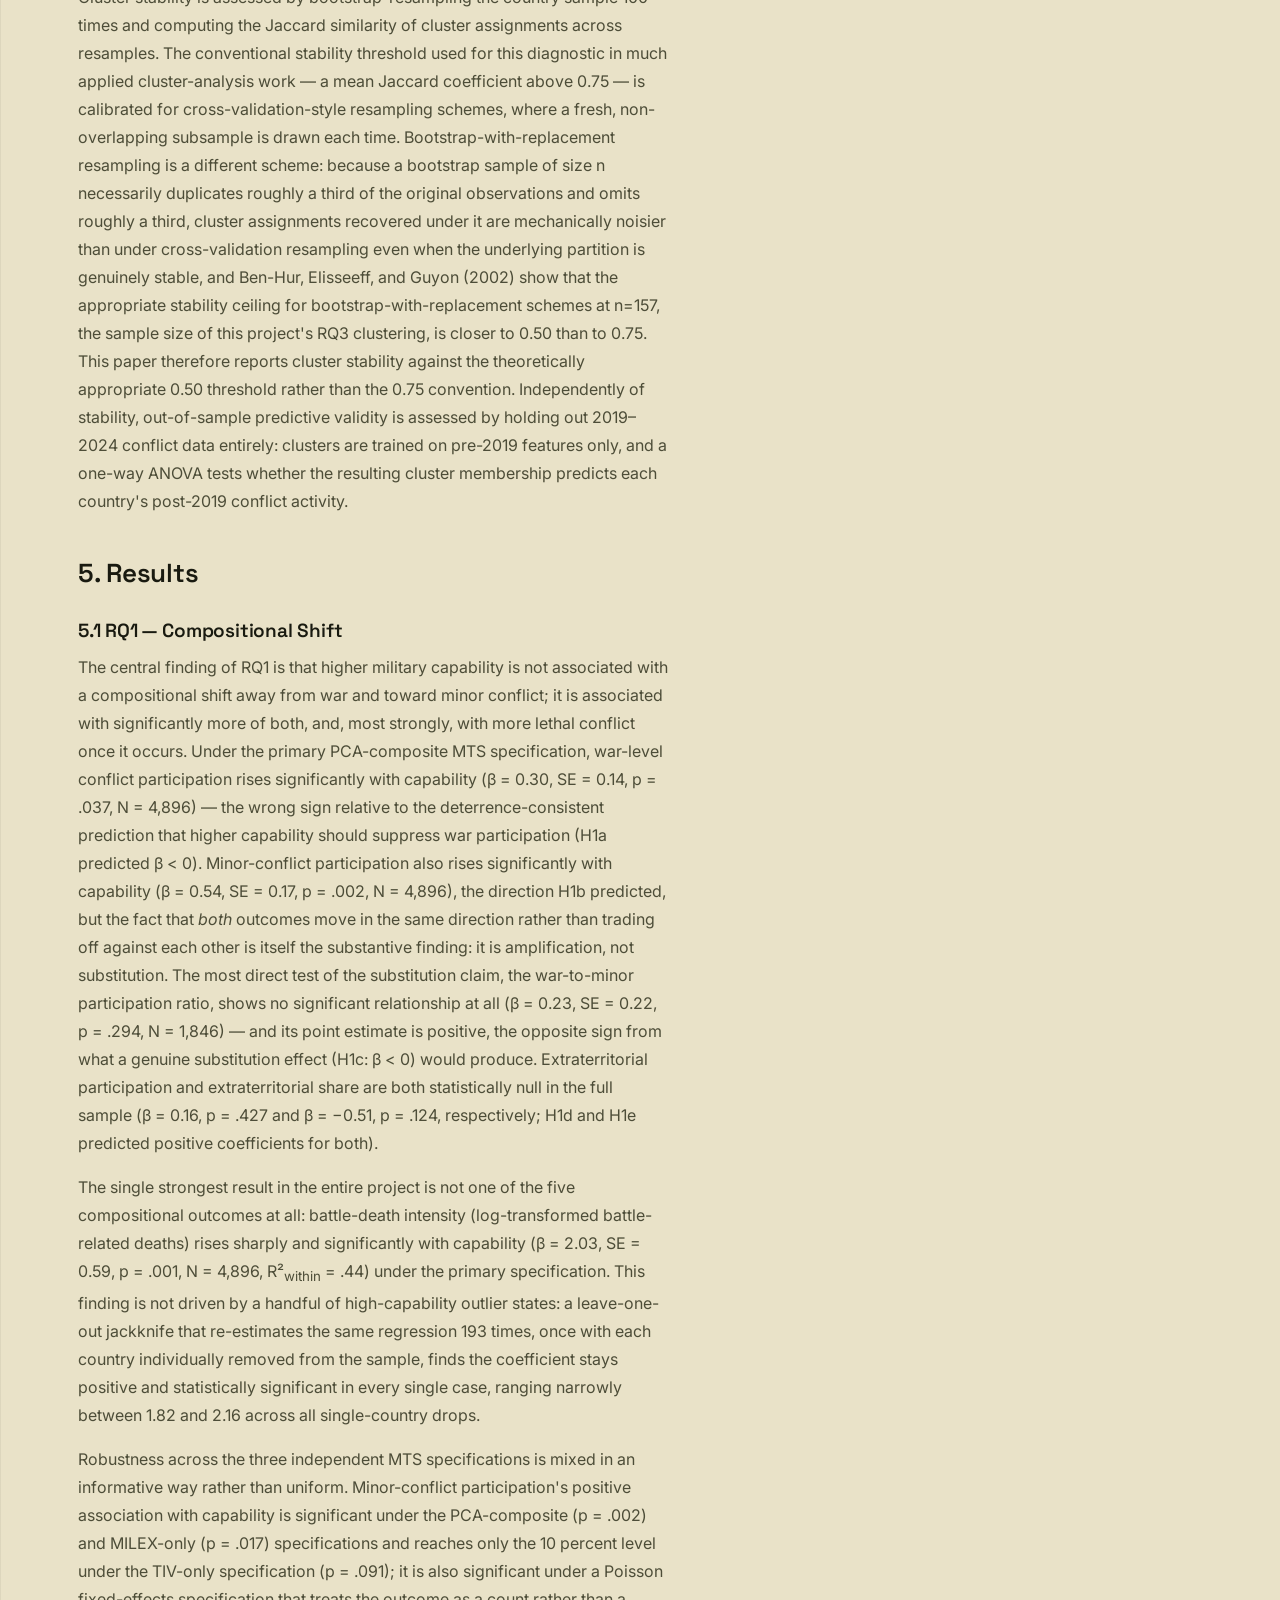
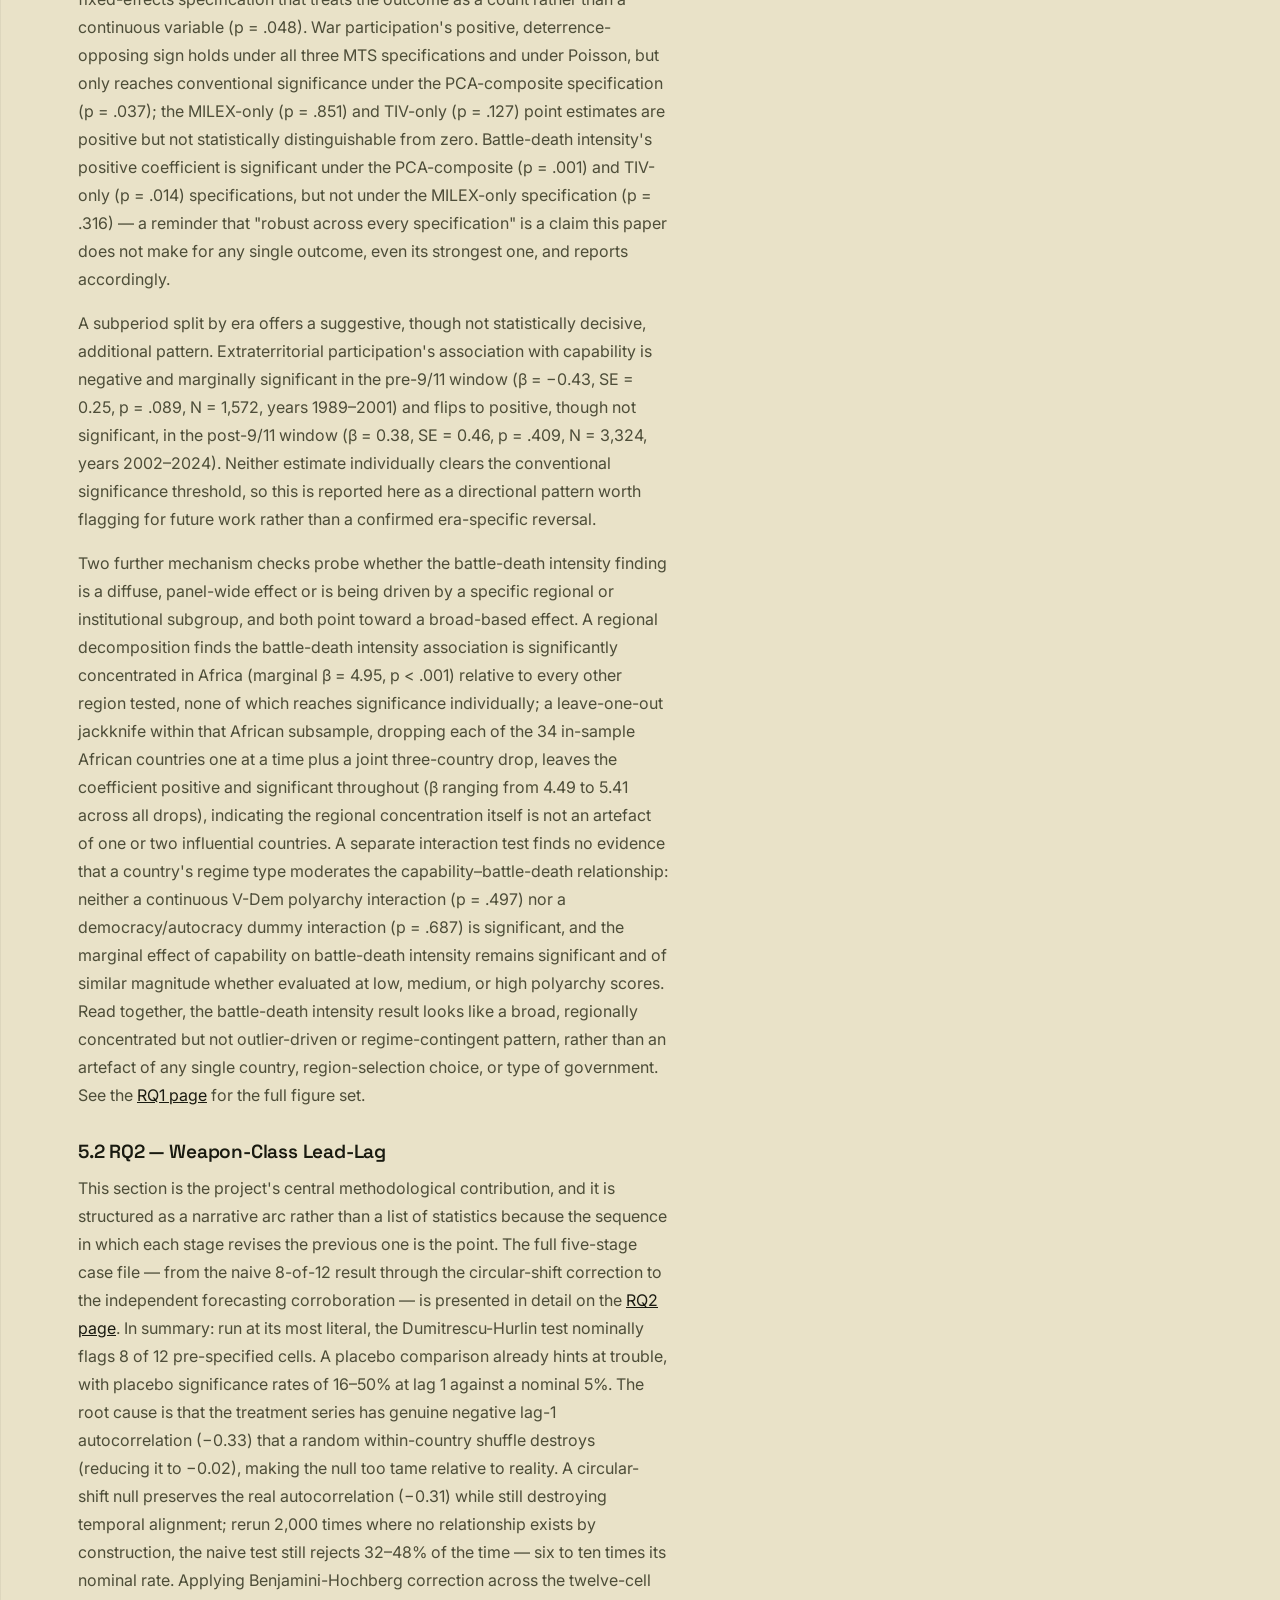
<file: docs/paper.html>
<!DOCTYPE html>
<meta charset="UTF-8">
<meta name="viewport" content="width=device-width, initial-scale=1">
<title>Full Paper</title>
<meta name="description" content="The Peacekeepers' Arms Race: Testing the Stability-Instability Paradox in the Conventional Precision-Strike Era — full manuscript.">
<link rel="icon" href="data:image/svg+xml,<svg xmlns=%22http://www.w3.org/2000/svg%22 viewBox=%220 0 24 24%22><rect width=%2224%22 height=%2224%22 rx=%225%22 fill=%22%2312140e%22/><circle cx=%2212%22 cy=%2212%22 r=%227%22 fill=%22none%22 stroke=%22%23e0502f%22 stroke-width=%222%22/><circle cx=%2212%22 cy=%2212%22 r=%222%22 fill=%22%23e0502f%22/></svg>">
<link rel="stylesheet" href="assets/style.css">

<nav class="nav">
  <div class="nav-inner">
    <a href="index.html" class="brand">
      <svg class="mark" width="20" height="20" viewBox="0 0 24 24" stroke="currentColor" stroke-width="2" fill="none"><circle cx="12" cy="12" r="8"/><circle cx="12" cy="12" r="2.3" fill="currentColor" stroke="none"/><path d="M12 2v3M12 19v3M2 12h3M19 12h3"/></svg>
      <span>THE PEACEKEEPERS' ARMS RACE<small>Stability–Instability Paradox, 1989–2024</small></span>
    </a>
    <button class="nav-toggle" aria-label="Menu"><span></span><span></span><span></span></button>
    <div class="nav-links">
      <a href="index.html">Home</a>
      <a href="data-methods.html">Data &amp; Methods</a>
      <a href="rq1.html">RQ1 · Composition</a>
      <a href="rq2.html">RQ2 · Lead-Lag</a>
      <a href="rq3.html">RQ3 · Archetypes</a>
      <a href="gallery.html">Figures</a>
      <a href="paper.html" class="current">Full Paper</a>
      <a href="about.html">About</a>
    </div>
    <a class="nav-cta" href="https://github.com/plutorion275/peacekeepers-arms-race" target="_blank" rel="noopener">GitHub ↗</a>
  </div>
</nav>

<section class="section-paper texture-grid on-paper" style="padding-top:64px;">
  <div class="container">
    <div class="kicker">Manuscript &middot; Journal-Submission Track</div>
    <h1 style="font-size:clamp(28px,4vw,44px);max-width:20ch;">The Peacekeepers' Arms Race: Testing the Stability&ndash;Instability Paradox in the Conventional Precision-Strike Era</h1>
    <p style="margin-top:18px;font-family:var(--mono);font-size:13px;color:var(--ink-dark-dim);text-transform:uppercase;letter-spacing:0.04em;">T Sam Davis &middot; PMDS507L Big Data Analytics</p>

    <div class="abstract-box">
      <h4>Abstract</h4>
      <p style="color:var(--ink-dark-dim);">Does building better weapons make major war less likely while making smaller wars more likely? This paper tests that proposition &mdash; the stability-instability paradox &mdash; using a 192-country panel spanning 1989&ndash;2024 that triangulates nine open conflict, capability, and governance datasets from five independent providers. Three research questions are addressed. First, does higher military capability shift the composition of a country's conflict participation from interstate war toward minor and extraterritorial engagement? Two-way fixed-effects panel regression finds no such substitution: capability is associated with significantly <em>more</em> of both war and minor-conflict participation, and &mdash; most strongly &mdash; with deadlier conflicts once they occur. Second, do specific weapon-class acquisitions (aircraft, missiles, naval, ground systems) precede increases in low-intensity conflict within a short window? A panel Granger-causality test nominally flags eight of twelve pre-specified weapon-outcome pairs, but a methodological audit finds the test's standard significance procedure is itself miscalibrated for this kind of serially structured panel data; under a corrected permutation null with multiple-testing correction, zero pairs survive &mdash; a conclusion independently reproduced by an out-of-sample forecasting benchmark asking a completely different question. Third, do countries cluster into stable conflict-capability archetypes? Four data-driven archetypes emerge and predict future conflict out-of-sample, but only half are statistically stable under a correctly specified bootstrap threshold. Together the results support an "amplification, not substitution" reading of the paradox, and demonstrate &mdash; as a methodological contribution in its own right &mdash; how a widely used panel Granger-causality test can silently fail on exactly the kind of persistent, unevenly distributed treatment series common in defense-economics panels.</p>
      <p style="margin-top:14px;font-family:var(--mono);font-size:12px;color:var(--ink-dark-faint);text-transform:uppercase;letter-spacing:0.04em;">Keywords: stability-instability paradox &middot; military capability &middot; panel Granger causality &middot; conflict composition &middot; cluster analysis &middot; false discovery rate</p>
    </div>

    <div class="two-col">
      <article class="prose">

        <h2>1. Introduction</h2>
        <p>Does creating superior weapons lead to peace, or does it simply change what war looks like? Deterrence theory's classical answer, formed in the shadow of nuclear weapons, is unsettling in its own way: advanced military capability can suppress the kind of war it deters most directly &mdash; large, direct, state-on-state confrontation &mdash; while doing nothing to suppress, and possibly encouraging, everything below that threshold. Glenn Snyder named this tension the stability-instability paradox in 1965: as the capability to inflict catastrophic costs rises, the <em>strategic</em> stability that capability buys at the top of the escalation ladder can coexist with, or even licence, greater <em>instability</em> lower down it &mdash; proxy wars, border skirmishes, insurgent campaigns, and other forms of conflict that stay safely under the threshold that would trigger the deterrent. The paradox has mostly been studied as a story about nuclear weapons, most influentially in the South Asian context by Kapur (2008) and in a broader empirical re-examination by Rauchhaus (2009).</p>
        <p>This paper asks whether the same mechanism now operates one rung down the technology ladder. The twenty-first century's most consequential capability shift has not been in nuclear arsenals &mdash; those have been comparatively static for decades &mdash; but in conventional precision-strike capability: guided munitions, combat drones, stand-off missiles, and networked targeting that let a state project lethal force with a fraction of the cost, risk, and political exposure that force projection required a generation ago. If the stability-instability logic generalises beyond the nuclear case, it should be visible here: states that accumulate this kind of capability should not simply fight more or less &mdash; they should fight <em>differently</em>, shifting the composition of their conflict participation away from costly interstate war and toward smaller, often extraterritorial, engagements where the threshold for entry has fallen. Recent examples raise the stakes of getting this right: Ukraine's deep-strike drone campaigns against targets deep inside Russia, Iran's drone-enabled proxy network across the Middle East, Azerbaijan's drone-led offensive in Nagorno-Karabakh, and Turkey's export of the Bayraktar TB2 have all been read, anecdotally, as instances of exactly this dynamic &mdash; mid-tier states projecting force in ways that used to require superpower-scale investment. Whether that anecdotal pattern holds up at panel scale, across the full universe of states and four decades of data, is an empirical question this paper is built to answer, not assume.</p>
        <p>The project poses three linked research questions, each targeting a different layer of the same underlying claim. <strong>RQ1</strong> asks whether higher military capability is associated with a <em>compositional</em> shift in conflict participation &mdash; away from interstate war, toward minor and extraterritorial conflict &mdash; once country-fixed traits, economic size, regime type, and global time trends are controlled for. This is deliberately not a test of whether capability correlates with more or less conflict overall; the substitution hypothesis under test is about the <em>mix</em>, which is why the empirical strategy below treats the ratio of war to minor-conflict participation as a first-class outcome rather than an afterthought. <strong>RQ2</strong> narrows the question to mechanism and timing: do acquisitions of specific weapon classes &mdash; aircraft and drones, missile systems, naval platforms, ground systems &mdash; precede increases in low-intensity conflict activity within a short window, the way a "drone effect" story would predict? <strong>RQ3</strong> asks a structural question underneath both: do countries cluster into distinct, identifiable conflict-capability archetypes, and are those archetypes stable enough, and predictive enough, to be treated as real categories rather than statistical noise?</p>
        <p>The headline results, previewed here so the reader knows what to expect from the rest of the paper, are not uniformly what a naive reading of the paradox would predict. RQ1 finds amplification, not substitution: higher-capability states participate in significantly more conflict of <em>both</em> types, with the cleanest and strongest signal appearing not in conflict frequency at all but in conflict <em>lethality</em> &mdash; higher-capability states fight measurably deadlier conflicts. RQ2's contribution turns out to be as much methodological as substantive, and this is worth flagging plainly before Section 5 rather than leaving it as a surprise: the standard significance test conventionally used for this class of panel Granger-causality problem is shown to be miscalibrated on exactly this kind of serially persistent, unevenly distributed treatment data, and once that miscalibration is corrected for, the lead-lag signal that looked promising under the naive test disappears entirely &mdash; a conclusion independently corroborated by a genuinely out-of-sample forecasting exercise that never touches a p-value at all. RQ3 finds four data-driven archetypes that carry real predictive information about a country's future conflict trajectory, but only half of them meet a correctly calibrated bar for statistical stability, a result presented here as a genuine mixed finding rather than smoothed into either "the clusters are real" or "the clusters are noise."</p>
        <p>The remainder of the paper proceeds as follows. Section 2 sets out the theoretical framework and derives formal hypotheses for each research question. Section 3 describes the data. Section 4 details the empirical strategy for all three research questions, including the methodological correction that RQ2 required. Section 5 reports results. Section 6 discusses what the findings mean for the stability-instability paradox and for applied panel-causality practice more broadly. Sections 7 and 8 cover limitations and conclude.</p>

        <h2>2. Theoretical Framework and Hypotheses</h2>
        <h3>2.1 The stability-instability paradox</h3>
        <p>The stability-instability paradox describes a specific, non-obvious relationship between a state's capacity to deter catastrophic war and its willingness to tolerate conflict below that threshold. The term originates with Snyder (1965), who argued that as mutual deterrence capability rises between two actors, the resulting stability at the highest level of potential conflict &mdash; neither side rationally initiates a war that both know would be catastrophic &mdash; does not translate into stability across the board. Instead, that same high-level deterrence can create room for lower-intensity confrontation, because both sides understand that neither has an incentive to escalate a small conflict into the kind of confrontation that deterrence exists to prevent. The logic is genuinely paradoxical rather than merely counterintuitive: it is not that deterrence <em>fails</em> to work at the top of the ladder &mdash; by hypothesis it works very well there &mdash; but that its success at the top is precisely what removes the main check on behaviour lower down. A state confident that a rival will not escalate a small confrontation into a large one has, in effect, been handed more room to manoeuvre below the threshold that the rival's deterrent actually covers, not less.</p>
        <p>Robert Jervis developed a closely related and often-paired argument about the security dilemma and the paradoxical effects of defensive capability more generally (Jervis, 1984). Where Snyder's version of the paradox is framed around mutual deterrence between two roughly matched actors, the Jervis-style security-dilemma framing generalises the underlying mechanism: capability that a state acquires for defensive or deterrent purposes can be read by others as offensive-capable, and can simultaneously alter the acquiring state's own calculus about what level of risk-taking is now tolerable. Both lines of argument converge on the same structural claim that motivates this project &mdash; that capability's stabilising and destabilising effects are not independent of each other, they are the <em>same</em> mechanism observed at two different rungs of the escalation ladder. Together, Snyder's and Jervis's arguments form the theoretical core of the paradox: capability that stabilises the top of the escalation ladder can destabilise everything beneath it.</p>
        <p>The paradox was developed initially in the context of superpower nuclear deterrence, but its most influential recent empirical tests have come from scholars asking whether it generalises to regional nuclear dyads. Kapur (2008) examines the paradox in South Asia, arguing that the region's stability at the nuclear level has coincided with &mdash; and plausibly enabled &mdash; a decade of sustained sub-conventional conflict between India and Pakistan. Rauchhaus (2009) undertakes a broader, more systematic empirical re-examination of the paradox across the population of nuclear dyads, providing quantitative grounding for a claim that had previously rested mostly on case-study reasoning. Both studies treat the paradox as operating specifically through nuclear weapons: the capability doing the stabilising work is the capacity for mutually assured destruction, and the instability it enables is conventional or sub-conventional conflict that stays below the nuclear threshold.</p>

        <h3>2.2 From nuclear to conventional: the twenty-first-century question</h3>
        <p>This project's motivating claim is that the same underlying logic &mdash; extreme capability at the top of the escalation ladder licensing more permissive behaviour beneath it &mdash; may no longer be a story that is exclusively about nuclear weapons. Conventional precision-strike capability has, over the past two decades, acquired some of the same escalation-dampening properties that nuclear weapons have long held at a much higher level of destructive potential: it lets a state impose costs, gather intelligence, and coerce an adversary from a position that carries comparatively little risk of retaliation against the attacker's own territory or forces. If that shift in the <em>cost structure</em> of force projection is doing similar theoretical work to what nuclear deterrence does in Kapur's and Rauchhaus's accounts, it should generate an analogous compositional signature: states that accumulate more conventional military technology should not simply become more or less conflict-prone in an undifferentiated sense, but should shift the <em>mix</em> of conflict they participate in &mdash; away from the kind of interstate war that advanced capability is best at deterring, and toward the low-intensity, frequently extraterritorial engagements (drone strikes, proxy support, cross-border raids) that advanced capability makes cheaper to initiate.</p>
        <p>The plausibility of this extension rests on a specific empirical premise worth stating explicitly: that the marginal cost of <em>initiating</em> a small, discrete use of force has fallen sharply for states that hold precision-strike, unmanned, and networked-targeting capability, independent of whatever is happening at the level of large-scale deterrence. A loitering munition or an armed drone lets a state strike a target without risking a pilot, without the diplomatic exposure of a manned incursion, and often without publicly claiming responsibility at all &mdash; the per-engagement political and material cost of a small strike has fallen even where the strategic logic deterring a full-scale war between the same two states has not changed at all. Recent, widely observed cases are consistent with exactly this reading: Ukraine's deep-strike drone campaigns against targets inside Russian territory, Iran's drone-enabled proxy operations across the Middle East, Azerbaijan's drone-led offensive in the 2020 Nagorno-Karabakh war, and Turkey's export of the Bayraktar TB2 to multiple mid-tier militaries have each been read, in commentary and area-studies work, as instances of a state or non-state actor using precision unmanned systems to project force in ways that previously required superpower-scale investment. Those examples are illustrative rather than probative on their own &mdash; a handful of high-profile cases cannot establish a general pattern &mdash; which is precisely why RQ2 is designed to test whether the same pattern is visible systematically across the full panel of states, rather than resting the claim on anecdote.</p>

        <h3>2.3 The substitution hypothesis, stated precisely</h3>
        <p>A common misreading of the stability-instability paradox treats it as a claim that advanced weapons cause more conflict overall. That is not the claim under test here. The correct reading, and the one this project is built to evaluate, is <em>compositional</em>: advanced weapons change the <em>kind</em> of conflict a state engages in, not necessarily the total amount. This is why the primary dependent variable of interest for RQ1 is not a count of conflicts of any single type, but the <em>ratio</em> of war-level to minor-level conflict participation &mdash; a variable constructed specifically because it is the quantity a genuine substitution effect would move, and a quantity that a simple "more capability, more conflict" story would not move in any particular direction on its own.</p>

        <h3>2.4 Formal hypotheses</h3>
        <p><strong>RQ1 &mdash; Compositional shift.</strong> If the substitution mechanism operates as theorised, higher military capability should be associated with: a lower rate of interstate war participation (H1a: &beta; &lt; 0 for war-level conflict participation); a higher rate of minor-conflict participation (H1b: &beta; &gt; 0 for minor-conflict participation); a lower war-to-minor participation ratio (H1c: &beta; &lt; 0 &mdash; the direct test of the compositional claim); a higher rate of extraterritorial conflict participation (H1d: &beta; &gt; 0); and a higher share of a country's conflict activity that is extraterritorial rather than domestic (H1e: &beta; &gt; 0). All five are evaluated jointly; a genuine substitution finding requires the pattern to hold across the set, not just in one outcome considered in isolation.</p>
        <p><strong>RQ2 &mdash; Weapon-class lead-lag.</strong> If specific weapon-class acquisitions are a proximate mechanism through which the paradox operates at the conventional level &mdash; the "drone effect" story in its most literal, testable form &mdash; then increases in a country's weapon-class deliveries (aircraft and drones, missiles, naval platforms, ground systems) should systematically precede increases in that country's low-intensity conflict activity within a short window, more often and more strongly than chance would predict, across the panel of states (H2).</p>
        <p><strong>RQ3 &mdash; Country archetypes.</strong> If capability and conflict behaviour co-vary in the patterned way the paradox implies, states should not be scattered uniformly across capability-conflict space but should cluster into a small number of distinguishable archetypes &mdash; provisionally, something like high-capability states that mostly avoid war ("Safe Hegemons"), high-capability states that sustain elevated low-intensity conflict ("Armed Instabilizers"), lower-capability states that nonetheless deter effectively ("Defensive Deterrents"), and states largely disengaged from organised conflict altogether &mdash; and those clusters should be both statistically stable under resampling and informative about states' future conflict trajectories (H3).</p>
        <p>Each hypothesis is stated so that it can fail cleanly rather than be argued away after the fact. H1a&ndash;H1e are jointly falsified, in the sense relevant to the substitution claim, if the war-to-minor ratio (H1c) shows no significant relationship to capability regardless of what happens to the count-based outcomes individually &mdash; a compositional claim that is not rescued by a significant result on any single count variable considered alone. H2 is falsified if the corrected, appropriately calibrated significance test finds no weapon-class cell where deliveries precede conflict-participation change more often than a null with the same serial structure would produce by chance. H3 is falsified, or at minimum substantially qualified, if the clusters recovered are not both stable under resampling and predictive out of sample; a partition that is stable but uninformative, or informative but statistically indistinguishable from a resampling artefact, would not support treating the archetypes as genuine structural categories.</p>

        <h2>3. Data and Measures</h2>
        <h3>3.1 Sources</h3>
        <p>The analysis triangulates nine open, peer-reviewed datasets from five independent providers (SIPRI, UCDP, V-Dem, the World Bank, and the Correlates of War project), each keyed to ISO 3166-1 alpha-3 country codes to support cross-source merging. Full detail is on the <a href="data-methods.html" style="color:var(--ink-dark);text-decoration:underline;">Data &amp; Methods</a> page.</p>
        <p>The Uppsala Conflict Data Program (UCDP) supplies four of the nine datasets in the table above and is worth a brief note on its own authority as a source, since it is doing the most conceptual work of any single provider in this analysis. UCDP is widely regarded as the leading source of data on organised armed violence internationally, and its operational definitions of what counts as an armed conflict &mdash; a threshold built around sustained, organised violence rather than isolated incidents &mdash; have become close to a global standard for how conflicts are systematically categorised in quantitative work. Its data collection began in 1979 and was formalised in the mid-1980s, making it the longest continuously maintained effort of its kind; that continuity is part of why UCDP, rather than a shorter-running or more narrowly scoped alternative, was chosen as the conflict-side backbone of this project's outcome variables.</p>

        <h3>3.2 Military Technology Score (MTS)</h3>
        <p>Rather than commit to a single capability proxy, three independent specifications are constructed and reported in parallel: a MILEX-only specification (log-normalised mean annual military expenditure in constant-dollar terms), a TIV-only specification (log-normalised cumulative SIPRI Trend Indicator Value across weapon categories), and a PCA composite specification (the first principal component of MILEX, TIV, and selected CINC subcomponents, which lets the data determine relative weighting rather than imposing one). All three are carried through every RQ1 regression. A finding that holds across all three specifications is reported as robust; a finding that depends on which single-indicator specification is used is flagged as specification-dependent rather than treated as general.</p>
        <p>The three specifications are deliberately not redundant with one another. MILEX captures total defence spending, which reflects manpower, maintenance, and infrastructure as much as it reflects frontier weapons technology; TIV captures the flow of specific weapon systems into a country's arsenal, which is closer to a direct measure of technological capability but says nothing about domestic production or spending on personnel; and the PCA composite, by construction, weights whichever of the underlying indicators &mdash; including relevant CINC subcomponents &mdash; actually co-varies most with the others in the observed data, rather than imposing a single analyst's judgement about which indicator is "correct." Reporting all three in parallel, rather than picking one as primary and mentioning the others only as an appendix check, is the mechanism by which this paper avoids overstating the generality of any single result &mdash; a discipline that matters most, and pays off most directly, in Section 5.1, where two of the paper's core findings turn out to be significant under some specifications and not others.</p>

        <h3>3.3 Coverage</h3>
        <p>The merged, ISO3-standardised analysis panel covers 192 countries. While the underlying conflict data (UCDP's Armed Conflict Dataset) nominally extends back to 1946, the effective analysis window used throughout this paper is 1989&ndash;2024: UCDP's Georeferenced Event Dataset and Battle-Related Deaths series both begin in 1989, V-Dem's country-year coverage has substantial gaps before that point, and SIPRI's deal-level TIV data are considerably less complete for the Cold War's earlier decades. Binding the analysis to the post&ndash;Cold War window keeps every outcome and every MTS specification jointly estimable on the same sample rather than mixing eras with very different data completeness. Within this window the merged panel comprises 6,912 country-year observations; the primary regression sample after listwise deletion for missing controls is 4,896 country-years for the count-based outcomes and 1,846 for the two ratio-based outcomes (war-to-minor ratio and extraterritorial share), which are undefined for country-years with no recorded conflict activity. RQ3's clustering sample is smaller still: 157 countries with sufficient feature coverage across four ten-year epochs (1990s-2020s), yielding 610 country-epoch observations &mdash; the unit of analysis for the archetype clustering reported in Section 5.3.</p>
        <p>Conflict participation is built as a <em>participant</em>-level panel from UCDP's Dyadic Dataset (which country side was fighting) rather than a <em>location</em>-level panel derived from where the fighting physically occurred. This distinction matters specifically for the extraterritorial-conflict outcomes central to RQ1: a location-based approach would attribute a conflict entirely to the country on whose soil it took place, which systematically misses external participants &mdash; coalition members in a multi-state intervention, or a state materially supporting one side of a conflict fought on someone else's territory &mdash; and would understate exactly the kind of externally projected, low-footprint engagement the paradox's instability channel is theorised to produce. Building the panel around participation rather than location is one of the design choices, alongside the six pipeline corrections summarised on the <a href="data-methods.html" style="color:var(--ink-dark);text-decoration:underline;">Data &amp; Methods</a> page, that this project treats as part of the evidence for taking its results seriously rather than as an incidental implementation detail.</p>

        <h3>3.4 Data-quality assurance</h3>
        <p>Six data-quality issues were identified and corrected during pipeline construction &mdash; a fuzzy country-name matcher initially resolving "Islamic State" to Iceland, a SIPRI query portal silently returning export instead of import totals, UCDP's coalition location-encoding undercounting extraterritorial participants, a successor-state aggregation bug that averaged rather than summed USSR/Yugoslavia/Czechoslovakia splits, a TIV zero-vs-missing conflation biasing ~5,400 country-years, and a stale robustness flag caught only by a downstream re-read. The full incident log, with before/after numbers, is on the <a href="data-methods.html" style="color:var(--ink-dark);text-decoration:underline;">Data &amp; Methods</a> page &mdash; catching each is itself part of the evidence for the reliability of the results that follow.</p>

        <h2>4. Empirical Strategy</h2>
        <h3>4.1 RQ1: two-way fixed-effects panel regression</h3>
        <p>RQ1 is estimated with a two-way fixed-effects panel regression of the form</p>
        <blockquote style="font-family:var(--mono);font-size:14px;">conflict_outcome<sub>i,t</sub> = &beta; &middot; MTS<sub>i,t</sub> + X<sub>i,t</sub>&prime;&delta; + &alpha;<sub>i</sub> + &gamma;<sub>t</sub> + &epsilon;<sub>i,t</sub></blockquote>
        <p>where &alpha;<sub>i</sub> is a country fixed effect absorbing all time-invariant country traits, &gamma;<sub>t</sub> is a year fixed effect absorbing global time trends common to all countries, and X<sub>i,t</sub> is a vector of time-varying controls (log GDP, log population, V-Dem regime score). Standard errors are clustered by country throughout. The model is estimated separately for each of five conflict-composition outcomes (war participation, minor-conflict participation, the war-to-minor ratio, extraterritorial participation, and extraterritorial share) and for battle-death intensity, under each of the three MTS specifications, with a Poisson fixed-effects specification and a set of Cold War / post&ndash;Cold War / post-9/11 subperiod splits run as robustness checks on the count-based outcomes.</p>

        <h3>4.2 RQ2: from cross-correlation to panel Granger causality &mdash; and why the standard test needed correcting</h3>
        <p>RQ2 begins with SIPRI TIV annual deliveries, disaggregated into four weapon classes (aircraft and unmanned systems; missiles and precision munitions; naval platforms; ground systems), as the treatment series, and UCDP GED-derived conflict-participation counts as the outcome series. A first-differenced, per-country cross-correlation function is computed at lags of 0&ndash;36 months as a purely descriptive view of lead-lag structure. The inferential test is the Dumitrescu and Hurlin (2012) panel Granger-causality test, which asks whether, averaged across the panel of states, a country's own past weapon-class deliveries carry information about that country's future conflict activity beyond what the conflict series' own past already provides &mdash; a test of <em>predictive precedence</em>, explicitly not of causation.</p>
        <p>Applied in its textbook form, the Dumitrescu-Hurlin test's significance is assessed against a within-country shuffle null: each country's treatment series is randomly permuted in time, breaking any temporal alignment with the outcome, and the test statistic's distribution under many such permutations defines the null. This is the standard approach in applied panel Granger-causality work. It turns out to be the wrong null for weapon-transfer panel data specifically, because a random within-country shuffle destroys a feature of the treatment series that has nothing to do with the outcome at all &mdash; its own negative serial (autocorrelation) structure, a pattern in year-to-year arms deliveries that a random shuffle erases but that a real trajectory of deliveries genuinely has. Because the test's significance calibration implicitly assumes the null series looks like the real series in every respect except its relationship to the outcome, destroying that serial structure makes the shuffle-based null too "well-behaved" relative to the real, more erratic treatment series, and the test over-rejects as a direct consequence &mdash; it flags relationships as significant more often than its own nominal error rate promises, on data with this specific structure, regardless of whether a real lead-lag relationship exists. The correction applied here is a <em>circular-shift</em> null: instead of randomly permuting each country's treatment values, each country's series is rotated by a random offset, which preserves its own autocorrelation structure exactly while still destroying its temporal alignment with the outcome. Because circular shifting only changes <em>when</em> a treatment shock happens, not the shape of the series that experiences it, it isolates the null hypothesis genuinely under test &mdash; no relationship between treatment and outcome &mdash; without also changing something else about the data that the naive shuffle changes as a side effect. Statistical significance under the corrected null is then assessed per weapon-outcome cell at lag 1 (the only lag at which the raw test produces positive signal at all; lags of 2&ndash;3 years are shown in Section 5.2 to be uninformative), with Benjamini and Hochberg's (1995) false discovery rate procedure applied across the twelve pre-specified weapon-by-outcome cells to control for testing multiple hypotheses at once.</p>
        <p>A second, independent test is run alongside the corrected inferential test: a genuinely out-of-sample forecasting benchmark. Rather than asking whether a lead-lag relationship is statistically distinguishable from noise, this benchmark asks a decision-relevant question directly &mdash; does knowing a country's weapon-class acquisitions actually improve real forecasts of that country's next-year conflict-participation change, over and above what a simple autoregressive baseline already achieves? A rolling-origin design is used: at each yearly forecast origin, models are trained only on data available up to that point and evaluated on the following year, exactly as a real forecaster would be constrained. The treatment-augmented model's forecast error is compared against an AR(1)-only baseline that uses each country's own most recent conflict level and nothing else, and the resulting skill differential is itself tested against the same circular-shift permutation null used for the inferential test, so that the two independent approaches &mdash; inference and forecasting &mdash; are held to the same standard of statistical rigor.</p>

        <h3>4.3 RQ3: clustering with stability and out-of-sample validation</h3>
        <p>RQ3 clusters countries on a feature set that includes each MTS specification, conflict counts and ratios by type, extraterritorial-involvement rate, casualty intensity, V-Dem regime score, and region. Both K-Means and Ward hierarchical clustering are run for k from 2 to 10 (this paper reports the tested range 2&ndash;8, at which the highest silhouette score is attained), with the number of clusters selected via silhouette score and the gap statistic rather than fixed in advance. Cluster stability is assessed by bootstrap-resampling the country sample 100 times and computing the Jaccard similarity of cluster assignments across resamples. The conventional stability threshold used for this diagnostic in much applied cluster-analysis work &mdash; a mean Jaccard coefficient above 0.75 &mdash; is calibrated for cross-validation-style resampling schemes, where a fresh, non-overlapping subsample is drawn each time. Bootstrap-with-replacement resampling is a different scheme: because a bootstrap sample of size n necessarily duplicates roughly a third of the original observations and omits roughly a third, cluster assignments recovered under it are mechanically noisier than under cross-validation resampling even when the underlying partition is genuinely stable, and Ben-Hur, Elisseeff, and Guyon (2002) show that the appropriate stability ceiling for bootstrap-with-replacement schemes at n=157, the sample size of this project's RQ3 clustering, is closer to 0.50 than to 0.75. This paper therefore reports cluster stability against the theoretically appropriate 0.50 threshold rather than the 0.75 convention. Independently of stability, out-of-sample predictive validity is assessed by holding out 2019&ndash;2024 conflict data entirely: clusters are trained on pre-2019 features only, and a one-way ANOVA tests whether the resulting cluster membership predicts each country's post-2019 conflict activity.</p>

        <h2>5. Results</h2>
        <h3>5.1 RQ1 &mdash; Compositional Shift</h3>
        <p>The central finding of RQ1 is that higher military capability is not associated with a compositional shift away from war and toward minor conflict; it is associated with significantly more of both, and, most strongly, with more lethal conflict once it occurs. Under the primary PCA-composite MTS specification, war-level conflict participation rises significantly with capability (&beta; = 0.30, SE = 0.14, p = .037, N = 4,896) &mdash; the wrong sign relative to the deterrence-consistent prediction that higher capability should suppress war participation (H1a predicted &beta; &lt; 0). Minor-conflict participation also rises significantly with capability (&beta; = 0.54, SE = 0.17, p = .002, N = 4,896), the direction H1b predicted, but the fact that <em>both</em> outcomes move in the same direction rather than trading off against each other is itself the substantive finding: it is amplification, not substitution. The most direct test of the substitution claim, the war-to-minor participation ratio, shows no significant relationship at all (&beta; = 0.23, SE = 0.22, p = .294, N = 1,846) &mdash; and its point estimate is positive, the opposite sign from what a genuine substitution effect (H1c: &beta; &lt; 0) would produce. Extraterritorial participation and extraterritorial share are both statistically null in the full sample (&beta; = 0.16, p = .427 and &beta; = &minus;0.51, p = .124, respectively; H1d and H1e predicted positive coefficients for both).</p>
        <p>The single strongest result in the entire project is not one of the five compositional outcomes at all: battle-death intensity (log-transformed battle-related deaths) rises sharply and significantly with capability (&beta; = 2.03, SE = 0.59, p = .001, N = 4,896, R&sup2;<sub>within</sub> = .44) under the primary specification. This finding is not driven by a handful of high-capability outlier states: a leave-one-out jackknife that re-estimates the same regression 193 times, once with each country individually removed from the sample, finds the coefficient stays positive and statistically significant in every single case, ranging narrowly between 1.82 and 2.16 across all single-country drops.</p>
        <p>Robustness across the three independent MTS specifications is mixed in an informative way rather than uniform. Minor-conflict participation's positive association with capability is significant under the PCA-composite (p = .002) and MILEX-only (p = .017) specifications and reaches only the 10 percent level under the TIV-only specification (p = .091); it is also significant under a Poisson fixed-effects specification that treats the outcome as a count rather than a continuous variable (p = .048). War participation's positive, deterrence-opposing sign holds under all three MTS specifications and under Poisson, but only reaches conventional significance under the PCA-composite specification (p = .037); the MILEX-only (p = .851) and TIV-only (p = .127) point estimates are positive but not statistically distinguishable from zero. Battle-death intensity's positive coefficient is significant under the PCA-composite (p = .001) and TIV-only (p = .014) specifications, but not under the MILEX-only specification (p = .316) &mdash; a reminder that "robust across every specification" is a claim this paper does not make for any single outcome, even its strongest one, and reports accordingly.</p>
        <p>A subperiod split by era offers a suggestive, though not statistically decisive, additional pattern. Extraterritorial participation's association with capability is negative and marginally significant in the pre-9/11 window (&beta; = &minus;0.43, SE = 0.25, p = .089, N = 1,572, years 1989&ndash;2001) and flips to positive, though not significant, in the post-9/11 window (&beta; = 0.38, SE = 0.46, p = .409, N = 3,324, years 2002&ndash;2024). Neither estimate individually clears the conventional significance threshold, so this is reported here as a directional pattern worth flagging for future work rather than a confirmed era-specific reversal.</p>
        <p>Two further mechanism checks probe whether the battle-death intensity finding is a diffuse, panel-wide effect or is being driven by a specific regional or institutional subgroup, and both point toward a broad-based effect. A regional decomposition finds the battle-death intensity association is significantly concentrated in Africa (marginal &beta; = 4.95, p &lt; .001) relative to every other region tested, none of which reaches significance individually; a leave-one-out jackknife within that African subsample, dropping each of the 34 in-sample African countries one at a time plus a joint three-country drop, leaves the coefficient positive and significant throughout (&beta; ranging from 4.49 to 5.41 across all drops), indicating the regional concentration itself is not an artefact of one or two influential countries. A separate interaction test finds no evidence that a country's regime type moderates the capability&ndash;battle-death relationship: neither a continuous V-Dem polyarchy interaction (p = .497) nor a democracy/autocracy dummy interaction (p = .687) is significant, and the marginal effect of capability on battle-death intensity remains significant and of similar magnitude whether evaluated at low, medium, or high polyarchy scores. Read together, the battle-death intensity result looks like a broad, regionally concentrated but not outlier-driven or regime-contingent pattern, rather than an artefact of any single country, region-selection choice, or type of government. See the <a href="rq1.html" style="color:var(--ink-dark);text-decoration:underline;">RQ1 page</a> for the full figure set.</p>

        <h3>5.2 RQ2 &mdash; Weapon-Class Lead-Lag</h3>
        <p>This section is the project's central methodological contribution, and it is structured as a narrative arc rather than a list of statistics because the sequence in which each stage revises the previous one is the point. The full five-stage case file &mdash; from the naive 8-of-12 result through the circular-shift correction to the independent forecasting corroboration &mdash; is presented in detail on the <a href="rq2.html" style="color:var(--ink-dark);text-decoration:underline;">RQ2 page</a>. In summary: run at its most literal, the Dumitrescu-Hurlin test nominally flags 8 of 12 pre-specified cells. A placebo comparison already hints at trouble, with placebo significance rates of 16&ndash;50% at lag 1 against a nominal 5%. The root cause is that the treatment series has genuine negative lag-1 autocorrelation (&minus;0.33) that a random within-country shuffle destroys (reducing it to &minus;0.02), making the null too tame relative to reality. A circular-shift null preserves the real autocorrelation (&minus;0.31) while still destroying temporal alignment; rerun 2,000 times where no relationship exists by construction, the naive test still rejects 32&ndash;48% of the time &mdash; six to ten times its nominal rate. Applying Benjamini-Hochberg correction across the twelve-cell family against this corrected null: zero of twelve survive. The strongest raw cell, ground-systems deliveries preceding war participation, has a per-cell p of .032 in isolation but a BH-adjusted q of .390 once the family is accounted for. An entirely independent out-of-sample rolling-origin forecasting benchmark, comparing a treatment-augmented model against an AR(1)-only baseline at each yearly forecast origin from 2005&ndash;2023, reaches the same null: forecast-skill differential is close to zero and inconsistently signed across all twelve cells, and testing it against the same circular-shift null with the same correction again produces zero survivors. Considered as a single, self-contained result, the contrast between what a naive analysis of this panel would report (8/12 significant) and what a rigorous one actually supports (0/12) is itself the section's headline finding, not a caveat attached to a null result.</p>

        <h3>5.3 RQ3 &mdash; Country Archetypes</h3>
        <p>K-Means clustering of 610 country-epoch observations (157 countries across four decade-epochs) identifies four archetypes, matching the number the project's theoretical framing anticipated: <strong>Safe Hegemon</strong> (118 country-epoch assignments; MTS composite mean 0.28, low war-to-minor ratio at 0.20, and by far the highest mean battle-death intensity of any archetype at 5.90 on the log scale), <strong>Armed Instabilizer</strong> (125 country-epoch assignments; the highest capability of any archetype at 0.30, elevated minor-conflict participation at 1.97, and the highest extraterritorial-share mean of any archetype at 1.29), <strong>Defensive Deterrent</strong> (85 country-epoch assignments; moderate capability at 0.26, comparatively low overall conflict activity), and <strong>Inert Non-Combatant</strong> (282 country-epoch assignments, the largest group; the lowest capability of any archetype at 0.18 and minimal conflict engagement of any kind, active in only 10 percent of country-years). Most countries are not fixed to a single archetype over time: 100 of 157 countries (64%) appear in more than one archetype across the four epochs studied &mdash; direct, epoch-level evidence for the "soft regions on a continuum, not fixed types" reading argued in Section 6, rather than an assumption stated there without support in Results.</p>
        <p>The Safe Hegemon profile is worth pausing on because it is not the uniformly quiescent category its provisional label implies. Safe Hegemon states have the lowest war-to-minor participation ratio of any archetype &mdash; consistent with the "safe" half of the label &mdash; but simultaneously the highest mean battle-death intensity of any archetype, by a wide margin over the next-highest group. That combination is consistent with a profile of states that rarely enter war-level conflict, but whose conflicts, when they do occur, are historically among the most costly in the panel &mdash; a pattern that echoes RQ1's own headline finding that capability's clearest empirical signature is intensity rather than frequency, recovered here independently from an entirely different, unsupervised method.</p>
        <p>The choice of four clusters is not the unambiguous output of a single criterion, and this project reports that disagreement rather than hiding it. The silhouette score, a measure of how well-separated clusters are from one another, peaks at k = 4 (silhouette = 0.293) across the tested range of k = 2 to 8. The gap statistic, a different and equally standard criterion for choosing the number of clusters, instead favors k = 8, the upper end of the tested range (gap = 1.136, still rising at the boundary of what was tested). A second, independent clustering algorithm &mdash; Ward hierarchical clustering, run on the identical feature set &mdash; shows the same pattern in its own right: Ward's own silhouette score is also maximized at k = 8 (0.243) rather than k = 4 (0.181). Two standard, textbook criteria for choosing cluster count, applied to the same data, therefore disagree by a factor of two; k = 4 is used as the primary specification here because silhouette is the more robust criterion for the non-uniform, regionally clustered distribution typical of country panels, but the honest description of how k = 4 was chosen is "one criterion, with a documented and substantively-sized disagreement from another," not "the data unambiguously says four."</p>
        <p>Bootstrap stability, assessed by resampling the country sample 100 times and computing the Jaccard similarity of cluster assignments, produces a genuinely mixed result once judged against the theoretically appropriate threshold for bootstrap-with-replacement resampling (0.50, rather than the 0.75 threshold conventional for cross-validation-style resampling). Two of the four archetypes clear the corrected bar: Safe Hegemon (mean Jaccard = 0.58) and Inert Non-Combatant (mean Jaccard = 0.54). Two do not: Defensive Deterrent (mean Jaccard = 0.46) and Armed Instabilizer (mean Jaccard = 0.42). This is reported as a genuine 2-of-4 split, not rounded in either direction &mdash; the clusters are neither uniformly stable nor uniformly noise.</p>
        <p>Stability and predictive validity, however, answer different questions, and the two need not move together. Held-out, out-of-sample validation &mdash; clusters trained on pre-2019 data only, tested against whether membership predicts 2019&ndash;2024 conflict activity &mdash; finds cluster membership strongly predicts future conflict (one-way ANOVA, F = 33.6, p &lt; .001, across four groups). All four archetypes carry genuine forward-looking information about a country's conflict trajectory, including the two whose bootstrap stability falls short of the corrected threshold; this project treats stability and out-of-sample predictive validity as two different, non-substitutable tests of whether an unsupervised partition is "real," and reports both rather than letting one stand in for the other. See the <a href="rq3.html" style="color:var(--ink-dark);text-decoration:underline;">RQ3 page</a> for the full archetype profiles and figures.</p>

        <h2>6. Discussion</h2>
        <p>Taken together, the three results describe a paradox that operates, but not in the compositional form the classical formulation predicts. RQ1's finding of amplification rather than substitution means that higher-capability states are not trading war for minor conflict, they are participating in more of both &mdash; which is a different theoretical claim than Snyder's original formulation, closer to a story about capability lowering the threshold for entering <em>any</em> conflict rather than one about capability specifically redirecting states away from the costliest kind. The strongest single result in the paper, battle-death intensity rising sharply and robustly with capability, points toward a reframing worth taking seriously: perhaps the empirical signature of "instability" in this data is not primarily about how <em>often</em> higher-capability states fight minor conflicts, but about how much <em>deadlier</em> their conflicts are once they occur. A frequency-based reading of the paradox, focused on counts of minor versus major engagements, would have missed this; an intensity-based reading catches it directly, and it is the cleanest, most consistently significant result in the entire analysis.</p>
        <p>The mechanism checks behind that finding matter for how broadly it should be read. The battle-death intensity effect is not a global average pulled up by every region equally &mdash; it is significantly concentrated in Africa relative to every other region tested, and that concentration survives a full leave-one-out sweep of the African subsample, meaning it is a genuine regional pattern rather than an artefact of one or two heavily weighted countries. At the same time, the effect shows no significant regime-type moderation: it is not a story that is only, or even mostly, about autocracies, nor only about democracies. The combination &mdash; broad across regime type, concentrated by region &mdash; is a more specific and more falsifiable claim than "capability predicts deadlier conflict everywhere," and a more useful one for follow-up work asking what, specifically, is different about the conflicts capability is associated with in that region.</p>
        <p>RQ2's null result deserves a precise interpretation, because overclaiming it would be as much a failure of honest reporting as underclaiming it. The finding is that weapon-class acquisitions do not precede measurable shifts in low-intensity conflict activity within a one-to-three-year window, at the level of four broad weapon-category aggregates, tested against a well-calibrated null. That is a real and useful negative result, but it does not, on its own, falsify the "drone effect" hypothesis in the broader sense the original project framing raised it. Absence of evidence for a specific short lead-lag window, at this level of weapon-category aggregation, is not evidence that the underlying mechanism &mdash; capability lowering the threshold for low-intensity force projection &mdash; does not operate through some other channel: a longer horizon, a finer-grained weapon taxonomy that separates, say, loitering munitions from conventional fixed-wing strike aircraft, or an outcome measure sensitive to conflict types (cyber operations, sub-threshold drone strikes) that this project's UCDP-based outcome variables do not capture at all. The honest statement is narrower and more useful than either "the drone effect is real" or "the drone effect is false": within the window and aggregation level tested here, using the most rigorous available test, there is no detectable signal.</p>
        <p>The methodological contribution of Section 5.2 is worth treating as a contribution in its own right, independent of what it implies substantively about this project's data. The Dumitrescu-Hurlin test is a standard, widely used tool in applied panel-causality work across economics and political science, and the within-country shuffle null used to calibrate its significance in textbook implementations is the default choice, not a documented weak point of the method. Any research area that regularly works with panel series exhibiting genuine negative serial correlation &mdash; arms-transfer data, procurement cycles, any series that arrives in discrete tranches rather than smoothly &mdash; is a candidate for the same miscalibration found here, silently, unless a researcher happens to check the null's own properties against the real data rather than trusting the standard implementation by default. This paper's demonstration that a circular-shift null recovers the correct calibration, at comparatively low additional computational cost, is offered as a practical corrective that generalises well beyond this specific dataset.</p>
        <p>RQ3's stability-versus-validity split reinforces a point that follows naturally from treating both diagnostics as answering genuinely different questions rather than as two readings of the same underlying "are these clusters real" question. Bootstrap stability asks whether the same partition would reappear on a different sample; out-of-sample validation asks whether cluster membership carries real forward-looking information regardless of whether the partition itself is perfectly reproducible. A partition can fail the first test for two of its four categories and still pass the second test unanimously across all four &mdash; which is exactly the pattern found here &mdash; and the correct response is not to treat one test as trumping the other, but to report both and let the reader judge what each is actually evidence for. Practically, this means the Safe Hegemon and Inert Non-Combatant archetypes should be read as comparatively durable categories, while Defensive Deterrent and Armed Instabilizer are better understood as real, predictively useful, but softer regions on a continuum rather than sharply bounded types.</p>
        <p>Read across all three research questions, a single thread connects results that on the surface look unrelated: nearly every strong claim this project could have made on a first pass turned out to need qualification once tested properly, and in every case the qualification made the finding more precise rather than simply weaker. RQ1's amplification finding is sharper than a vague "capability correlates with conflict" claim precisely because the substitution hypothesis was tested directly and rejected, leaving intensity rather than composition as the actual signature worth explaining. RQ2's null is more informative than a single non-significant p-value because it survives two independent tests built on different logics, and because the process of getting there identified a general problem with how this class of test is usually run. RQ3's archetypes are more credible specifically because half of them failed a properly calibrated stability check &mdash; a paper reporting four uniformly "stable" clusters under the wrong threshold would have been reporting an artefact of the threshold, not a finding about the world. None of these refinements were available from the first pass of any analysis in this project; all three came from deliberately testing the first pass against something more rigorous before trusting it.</p>

        <h2>7. Limitations</h2>
        <p>Several limitations bound how far these results should be read. First, endogeneity is not resolved by this design. High-capability states &mdash; Israel, South Korea, and Taiwan are the clearest examples &mdash; often hold that capability <em>because</em> of pre-existing security threats, not the other way around; the two-way fixed-effects specification absorbs time-invariant country traits and global time trends, which addresses some of the resulting confounding, but it does not eliminate reverse causality, and the results throughout this paper are reported as associational rather than causal for that reason. Second, the primary conflict data source, UCDP, applies a 25-battle-death-per-year floor to what counts as organised armed violence, and does not capture cyber operations or sub-threshold drone strikes that stay below that floor &mdash; activity that is, by the theoretical framing motivating this project, plausibly part of the "instability" mechanism itself, meaning the outcome variables used here may systematically undercount the very phenomenon the paradox predicts. Third, the effective analysis window is 1989&ndash;2024 rather than the full nominal 1946&ndash;2024 range that some source datasets notionally cover; results say nothing directly about the Cold War decades before 1989, where UCDP's finer-grained event data, V-Dem's coverage, and SIPRI's deal-level transfer data are all considerably less complete. Fourth, and specific to RQ2, the null result is bounded by design choices that were reasonable but not the only reasonable ones: a lag window of one to three years, and four broad weapon-class aggregates rather than a finer-grained taxonomy. The null reported here does not rule out lead-lag relationships operating over longer horizons or at a more disaggregated weapon-category level than this project's four-class grouping was built to detect. Fifth, the RQ3 clustering results should be read with an eye to the fact that K-Means cluster identities are not automatically stable across independent model refits: the out-of-sample validation exercise in Section 5.3 uses a separately trained clustering on pre-2019 data, whose numeric cluster labels do not correspond one-to-one with the main-sample archetype labels by construction, and the interpretation offered there &mdash; that the out-of-sample groups predict future conflict &mdash; deliberately does not lean on any claimed correspondence between the two cluster labelings beyond what the predictive test itself supports. Finally, the mechanism checks reported in Section 5.1 and Section 6 (the regional concentration and regime-type interaction results) were run as targeted robustness probes on a finding that had already emerged from the primary specification, not as independently pre-registered tests; they should be read as consistent with the primary result rather than as fully independent confirmatory evidence of it.</p>

        <h2>8. Conclusion</h2>
        <p>This paper set out to test whether the stability-instability paradox, developed to describe nuclear deterrence, generalises to the conventional precision-strike capability that has reshaped force projection over the past two decades. The answer is qualified rather than clean, and reported that way throughout: capability does not buy states a substitution from war toward minor conflict, as the classical compositional reading of the paradox would predict, but it is associated with more conflict participation of both kinds and, most sharply, with deadlier conflict once it occurs &mdash; an amplification story rather than a substitution story, and arguably a more consequential one. The weapon-class lead-lag mechanism that would have supplied a proximate, testable link between specific capability and near-term instability does not survive a properly calibrated test, a result reached independently through inference and through genuine out-of-sample forecasting, and the process of discovering <em>why</em> the naive version of that test looked promising is offered here as a methodological finding with relevance well beyond this project's own data. Countries do sort into recognisable, forward-looking conflict-capability archetypes, but only half of those archetypes meet a rigorously calibrated bar for statistical stability, a result this paper reports as a genuine split rather than smoothing in either direction.</p>
        <p>Every one of these conclusions rests on a result that was run through a falsification, permutation, or out-of-sample test before being trusted &mdash; and in at least one case, that test revealed something about the <em>method</em> being used to answer the question, not just about the answer itself. That is offered here as the project's central methodological lesson: a result that has not been checked against a properly specified null is not yet a result. Future work extending this design could usefully push in three directions this project's scope did not allow: a finer-grained weapon-category taxonomy for RQ2, capable of distinguishing loitering munitions and other genuinely novel systems from the broader ground- and air-systems categories used here; conflict outcome measures that reach below UCDP's battle-death floor into the cyber and sub-threshold activity this paper's Limitations section flags as a coverage gap; and a longer lead-lag horizon than the one-to-three-year window tested here, since a mechanism operating through slower channels &mdash; training, doctrine adaptation, institutional learning &mdash; would not have been visible to any of the three tests run in Section 5.2. None of these extensions would overturn the results reported here; each would test whether the null found at this window and this level of aggregation is a genuine absence of the mechanism, or a boundary of what this particular design could detect &mdash; a distinction this paper has tried to keep visible throughout rather than collapsing into a single, simpler-sounding conclusion.</p>

        <h2>References</h2>
        <p style="font-size:14px;">Ben-Hur, A., Elisseeff, A., &amp; Guyon, I. (2002). A stability based method for discovering structure in clustered data. <em>Pacific Symposium on Biocomputing</em>, 7, 6&ndash;17.<br><br>
        Benjamini, Y., &amp; Hochberg, Y. (1995). Controlling the false discovery rate: A practical and powerful approach to multiple testing. <em>Journal of the Royal Statistical Society: Series B</em>, 57(1), 289&ndash;300.<br><br>
        Davis, T. S. (2026). The Peacekeepers' Arms Race: Testing the Stability-Instability Paradox in Cross-National Conflict Data, 1946-2024 (v1.0.0) [Data set and software]. Zenodo. <a href="https://doi.org/10.5281/zenodo.21947819" style="color:var(--ink-dark);text-decoration:underline;">https://doi.org/10.5281/zenodo.21947819</a><br><br>
        Dumitrescu, E.-I., &amp; Hurlin, C. (2012). Testing for Granger non-causality in heterogeneous panels. <em>Economic Modelling</em>, 29(4), 1450&ndash;1460.<br><br>
        Jervis, R. (1984). <em>The Illogic of American Nuclear Strategy</em>. Cornell University Press.<br><br>
        Kapur, S. P. (2008). Ten years of instability in a nuclear South Asia. <em>International Security</em>, 33(2), 71&ndash;94.<br><br>
        Rauchhaus, R. (2009). Evaluating the nuclear peace hypothesis: A quantitative approach. <em>Journal of Conflict Resolution</em>, 53(2), 258&ndash;277.<br><br>
        Snyder, G. H. (1965). The balance of power and the balance of terror. In P. Seabury (Ed.), <em>The Balance of Power</em> (pp. 184&ndash;201). Chandler.<br><br>
        Gibler, D. M. (2009). <em>International military alliances, 1648-2008</em>. CQ Press. (CoW Formal Alliances, v4.1.)<br><br>
        Gleditsch, N. P., Wallensteen, P., Eriksson, M., Sollenberg, M., &amp; Strand, H. (2002). Armed conflict 1946-2001: A new dataset. <em>Journal of Peace Research</em>, 39(5), 615&ndash;637.<br><br>
        Harbom, L., Melander, E., &amp; Wallensteen, P. (2008). Dyadic dimensions of armed conflict, 1946-2007. <em>Journal of Peace Research</em>, 45(5), 697&ndash;710.<br><br>
        Singer, J. D., Bremer, S., &amp; Stuckey, J. (1972). Capability distribution, uncertainty, and major power war, 1820-1965. In B. Russett (Ed.), <em>Peace, War, and Numbers</em> (pp. 19&ndash;48). Sage.<br><br>
        Stockholm International Peace Research Institute. <em>SIPRI Military Expenditure Database</em> &amp; <em>SIPRI Arms Transfers Database</em>.<br><br>
        Sundberg, R., &amp; Melander, E. (2013). Introducing the UCDP Georeferenced Event Dataset. <em>Journal of Peace Research</em>, 50(4), 523&ndash;532.<br><br>
        V-Dem (Varieties of Democracy). See v-dem.net/about/citing-v-dem/.<br><br>
        World Bank. World Development Indicators.</p>

        <h2>Data Availability &amp; Author Statement</h2>
        <p>All analysis code is permanently archived at Zenodo (Davis, 2026), a frozen snapshot corresponding to the results reported in this paper; the actively maintained repository is at <a href="https://github.com/plutorion275/peacekeepers-arms-race" style="color:var(--ink-dark);text-decoration:underline;">github.com/plutorion275/peacekeepers-arms-race</a>. Raw data are not redistributed in the repository; each source's download location and license terms are documented in the repository's <code>data/README.md</code>. Notebooks are numbered for sequential execution order; running them in numeric order reproduces every table and figure cited in this paper.</p>
        <p>T Sam Davis conceived the research question, designed the study, directed all analytical and methodological decisions, and is responsible for the final interpretation and conclusions. Generative AI tools (Claude, Anthropic) were used extensively throughout this project's development &mdash; for implementation code, statistical audits (including diagnosis of the RQ2 significance-test miscalibration), data-quality review, and manuscript drafting &mdash; disclosed here in full. Every AI-assisted output was directed, reviewed, and checked against the underlying data by the author before inclusion; every numerical claim traces to a specific saved result. The research questions, methodological judgment calls, interpretation, and conclusions are the author's own. This project began as coursework for PMDS507L (Big Data Analytics) and received no specific grant funding.</p>

      </article>

      <aside class="paper-toc">
        <h5 style="font-family:var(--mono);font-size:11px;text-transform:uppercase;letter-spacing:0.08em;color:var(--ink-dark-faint);margin-bottom:12px;">Contents</h5>
        <a href="#top" onclick="window.scrollTo({top:0,behavior:'smooth'});return false;">Abstract</a>
        <a href="#" onclick="document.querySelectorAll('h2')[0].scrollIntoView({behavior:'smooth'});return false;">1. Introduction</a>
        <a href="#" onclick="document.querySelectorAll('h2')[1].scrollIntoView({behavior:'smooth'});return false;">2. Theoretical Framework</a>
        <a href="#" onclick="document.querySelectorAll('h2')[2].scrollIntoView({behavior:'smooth'});return false;">3. Data and Measures</a>
        <a href="#" onclick="document.querySelectorAll('h2')[3].scrollIntoView({behavior:'smooth'});return false;">4. Empirical Strategy</a>
        <a href="#" onclick="document.querySelectorAll('h2')[4].scrollIntoView({behavior:'smooth'});return false;">5. Results</a>
        <a href="#" onclick="document.querySelectorAll('h2')[5].scrollIntoView({behavior:'smooth'});return false;">6. Discussion</a>
        <a href="#" onclick="document.querySelectorAll('h2')[6].scrollIntoView({behavior:'smooth'});return false;">7. Limitations</a>
        <a href="#" onclick="document.querySelectorAll('h2')[7].scrollIntoView({behavior:'smooth'});return false;">8. Conclusion</a>
        <a href="#" onclick="document.querySelectorAll('h2')[8].scrollIntoView({behavior:'smooth'});return false;">References</a>
        <div style="height:20px;"></div>
        <a href="https://github.com/plutorion275/peacekeepers-arms-race/raw/main/reports/draft.pdf" target="_blank" rel="noopener" style="color:var(--red);font-weight:600;">Download PDF ↗</a>
      </aside>
    </div>
  </div>
</section>

<footer id="footer-placeholder"></footer>
<script src="assets/script.js"></script>
<script src="assets/footer.js"></script>
</file>
<file: docs/assets/style.css>
/* ==========================================================================
   The Peacekeepers' Arms Race — design system
   Command-center dark base, khaki/parchment alternate sections,
   signal-red / steel-blue / olive / amber accent quartet.
   ========================================================================== */

@import url('https://fonts.googleapis.com/css2?family=Space+Grotesk:wght@500;600;700&family=Inter:wght@400;500;600;700&family=JetBrains+Mono:wght@400;500;600&display=swap');

:root{
  --bg-void:#12140e;
  --bg-panel:#191c14;
  --bg-panel-2:#1f2318;
  --bg-raised:#252a1b;
  --paper:#e9e2c8;
  --paper-2:#ddd3ae;
  --paper-3:#cfc397;
  --ink:#efe9d4;
  --ink-dim:#a9a488;
  --ink-faint:#726e57;
  --ink-dark:#191a10;
  --ink-dark-dim:#4d4d38;
  --ink-dark-faint:#7c7a5f;
  --red:#bd3a26;
  --red-bright:#e0502f;
  --olive:#7c8c48;
  --olive-bright:#a0b95c;
  --steel:#5c86a0;
  --steel-bright:#7cabc6;
  --amber:#c1943f;
  --amber-bright:#dbb35f;
  --line:rgba(239,233,212,0.13);
  --line-strong:rgba(239,233,212,0.24);
  --line-dark:rgba(25,26,16,0.16);
  --line-dark-strong:rgba(25,26,16,0.30);
  --shadow:0 20px 60px -20px rgba(0,0,0,0.55);
  --radius:14px;
  --radius-sm:8px;
  --mono:'JetBrains Mono', ui-monospace, monospace;
  --sans:'Inter', -apple-system, BlinkMacSystemFont, sans-serif;
  --display:'Space Grotesk', var(--sans);
  --maxw:1180px;
}

*,*::before,*::after{box-sizing:border-box;}
html{scroll-behavior:smooth;}
body{
  margin:0;
  background:var(--bg-void);
  color:var(--ink);
  font-family:var(--sans);
  font-size:16px;
  line-height:1.6;
  -webkit-font-smoothing:antialiased;
}
img{max-width:100%;display:block;}
a{color:inherit;text-decoration:none;}
h1,h2,h3,h4{font-family:var(--display);font-weight:600;line-height:1.12;margin:0;letter-spacing:-0.01em;}
p{margin:0 0 1em;}
ul,ol{margin:0;padding:0;}
.container{max-width:var(--maxw);margin:0 auto;padding:0 28px;}
.on-paper{color:var(--ink-dark);}

/* faint topographic / grid texture, used as background-image on dark sections */
.texture-grid{
  background-image:
    linear-gradient(rgba(239,233,212,0.045) 1px, transparent 1px),
    linear-gradient(90deg, rgba(239,233,212,0.045) 1px, transparent 1px);
  background-size:42px 42px;
}
.texture-grid.on-paper{
  background-image:
    linear-gradient(rgba(25,26,16,0.06) 1px, transparent 1px),
    linear-gradient(90deg, rgba(25,26,16,0.06) 1px, transparent 1px);
}

/* ---------- eyebrow / kicker ---------- */
.kicker{
  font-family:var(--mono);
  font-size:12px;
  letter-spacing:0.16em;
  text-transform:uppercase;
  color:var(--red-bright);
  display:flex;
  align-items:center;
  gap:10px;
  margin-bottom:14px;
}
.kicker::before{content:"";width:22px;height:1px;background:var(--red-bright);flex:none;}
.kicker.olive{color:var(--olive-bright);}
.kicker.olive::before{background:var(--olive-bright);}
.kicker.steel{color:var(--steel-bright);}
.kicker.steel::before{background:var(--steel-bright);}
.kicker.amber{color:var(--amber-bright);}
.kicker.amber::before{background:var(--amber-bright);}
.on-paper .kicker{color:var(--red);}
.on-paper .kicker::before{background:var(--red);}
.on-paper .kicker.olive{color:#5f6e33;}
.on-paper .kicker.olive::before{background:#5f6e33;}
.on-paper .kicker.steel{color:#3d647c;}
.on-paper .kicker.steel::before{background:#3d647c;}
.on-paper .kicker.amber{color:#9a6f28;}
.on-paper .kicker.amber::before{background:#9a6f28;}

/* ---------- nav ---------- */
.nav{
  position:sticky;top:0;z-index:100;
  background:rgba(18,20,14,0.86);
  backdrop-filter:blur(10px);
  border-bottom:1px solid var(--line);
}
.nav-inner{
  max-width:var(--maxw);margin:0 auto;padding:0 28px;
  height:64px;display:flex;align-items:center;justify-content:space-between;gap:24px;
}
.brand{display:flex;align-items:center;gap:10px;font-family:var(--display);font-weight:600;font-size:15px;letter-spacing:0.01em;color:var(--ink);flex:none;}
.brand .mark{color:var(--red-bright);flex:none;}
.brand small{display:block;font-family:var(--mono);font-weight:400;font-size:10px;letter-spacing:0.1em;color:var(--ink-faint);text-transform:uppercase;margin-top:1px;}
.nav-links{display:flex;align-items:center;gap:2px;flex-wrap:wrap;}
.nav-links a{
  font-family:var(--mono);font-size:12px;letter-spacing:0.04em;text-transform:uppercase;
  color:var(--ink-dim);padding:9px 13px;border-radius:6px;transition:color .15s, background .15s;
  white-space:nowrap;
}
.nav-links a:hover{color:var(--ink);background:rgba(239,233,212,0.06);}
.nav-links a.current{color:var(--red-bright);}
.nav-cta{
  font-family:var(--mono);font-size:12px;letter-spacing:0.04em;text-transform:uppercase;
  border:1px solid var(--line-strong);padding:8px 16px;border-radius:999px;color:var(--ink);
  transition:border-color .15s, background .15s; flex:none;
}
.nav-cta:hover{border-color:var(--red-bright);background:rgba(224,80,47,0.08);}
.nav-toggle{display:none;}
@media (max-width:900px){
  .nav-links{
    position:fixed;inset:64px 0 0 0;background:var(--bg-void);flex-direction:column;align-items:stretch;
    padding:16px 20px;gap:2px;transform:translateY(-8px);opacity:0;pointer-events:none;transition:opacity .18s, transform .18s;
    border-top:1px solid var(--line);
  }
  .nav-links.open{opacity:1;transform:translateY(0);pointer-events:auto;}
  .nav-links a{padding:14px 10px;font-size:13px;border-bottom:1px solid var(--line);}
  .nav-toggle{
    display:flex;flex-direction:column;justify-content:center;gap:5px;width:32px;height:32px;background:none;border:none;cursor:pointer;flex:none;
  }
  .nav-toggle span{height:2px;background:var(--ink);border-radius:2px;}
}

/* ---------- pill buttons ---------- */
.btn{
  display:inline-flex;align-items:center;gap:9px;
  font-family:var(--mono);font-size:12.5px;letter-spacing:0.05em;text-transform:uppercase;
  padding:13px 24px;border-radius:999px;border:1px solid transparent;cursor:pointer;
  transition:transform .15s, box-shadow .15s, background .15s, border-color .15s;
}
.btn:hover{transform:translateY(-1px);}
.btn-primary{background:var(--red);color:#f6efe0;box-shadow:0 10px 30px -12px rgba(189,58,38,0.6);}
.btn-primary:hover{background:var(--red-bright);}
.btn-outline{border-color:var(--line-strong);color:var(--ink);}
.btn-outline:hover{border-color:var(--olive-bright);background:rgba(160,185,92,0.08);}
.on-paper .btn-outline{border-color:var(--line-dark-strong);color:var(--ink-dark);}
.on-paper .btn-outline:hover{background:rgba(25,26,16,0.06);}

/* ---------- hero ---------- */
.hero{
  position:relative;overflow:hidden;
  padding:120px 0 100px;
  background:
    radial-gradient(ellipse 900px 500px at 18% -10%, rgba(189,58,38,0.16), transparent 60%),
    radial-gradient(ellipse 700px 500px at 100% 10%, rgba(92,134,160,0.13), transparent 60%),
    var(--bg-void);
}
.hero::after{
  content:"";position:absolute;inset:0;pointer-events:none;
  background-image:radial-gradient(circle, rgba(239,233,212,0.5) 1px, transparent 1px);
  background-size:3px 3px;opacity:0.05;
}
.radar{
  position:absolute;top:-220px;right:-220px;width:600px;height:600px;border-radius:50%;
  border:1px solid rgba(224,80,47,0.14);pointer-events:none;
}
.radar::before,.radar::after{content:"";position:absolute;border-radius:50%;border:1px solid rgba(224,80,47,0.10);}
.radar::before{inset:90px;}
.radar::after{inset:180px;}
.radar-sweep{
  position:absolute;inset:0;border-radius:50%;
  background:conic-gradient(from 0deg, rgba(224,80,47,0.28), transparent 26%);
  animation:sweep 7s linear infinite;
}
@keyframes sweep{to{transform:rotate(360deg);}}
.hero-inner{position:relative;z-index:1;max-width:var(--maxw);margin:0 auto;padding:0 28px;}
.hero .kicker{margin-bottom:22px;}
.hero h1{
  font-size:clamp(38px, 5.6vw, 68px);
  max-width:15ch;
  color:var(--paper);
}
.hero h1 em{font-style:normal;color:var(--red-bright);}
.hero .lede{
  margin-top:26px;max-width:640px;font-size:18px;line-height:1.65;color:var(--ink-dim);
}
.hero-actions{display:flex;gap:14px;margin-top:38px;flex-wrap:wrap;}

/* HUD corner bracket frame */
.hud-frame{position:relative;padding:2px;}
.hud-frame::before,.hud-frame::after,
.hud-frame .c2,.hud-frame .c3{
  content:"";position:absolute;width:18px;height:18px;border-color:var(--red-bright);border-style:solid;border-width:0;pointer-events:none;
}
.hud-frame::before{top:-1px;left:-1px;border-top-width:2px;border-left-width:2px;}
.hud-frame::after{bottom:-1px;right:-1px;border-bottom-width:2px;border-right-width:2px;}

/* ---------- sections ---------- */
section{padding:96px 0;}
.section-dark{background:var(--bg-void);}
.section-paper{background:var(--paper);color:var(--ink-dark);}
.section-panel{background:var(--bg-panel);}
.section-head{max-width:720px;margin-bottom:56px;}
.section-head h2{font-size:clamp(28px,3.4vw,42px);}
.section-head .lede{margin-top:16px;font-size:17px;color:var(--ink-dim);}
.on-paper .section-head .lede{color:var(--ink-dark-dim);}

/* ---------- stat strip ---------- */
.stat-strip{display:grid;grid-template-columns:repeat(auto-fit,minmax(150px,1fr));gap:1px;background:var(--line);border:1px solid var(--line);border-radius:var(--radius);overflow:hidden;}
.stat-strip .stat{background:var(--bg-panel);padding:26px 22px;}
.stat .num{font-family:var(--mono);font-size:clamp(22px,2.4vw,30px);font-weight:600;color:var(--red-bright);}
.stat .label{margin-top:6px;font-size:12.5px;color:var(--ink-dim);text-transform:uppercase;letter-spacing:0.05em;font-family:var(--mono);}
.on-paper .stat-strip{background:var(--line-dark);border-color:var(--line-dark);}
.on-paper .stat-strip .stat{background:var(--paper-2);}
.on-paper .stat .num{color:var(--red);}
.on-paper .stat .label{color:var(--ink-dark-dim);}

/* ---------- cards ---------- */
.grid-3{display:grid;grid-template-columns:repeat(3,1fr);gap:22px;}
.grid-2{display:grid;grid-template-columns:repeat(2,1fr);gap:22px;}
@media (max-width:900px){.grid-3{grid-template-columns:1fr;}.grid-2{grid-template-columns:1fr;}}

.card{
  background:var(--bg-panel);border:1px solid var(--line);border-radius:var(--radius);
  padding:30px 28px;position:relative;overflow:hidden;transition:transform .18s, border-color .18s;
}
.card:hover{transform:translateY(-3px);border-color:var(--line-strong);}
.card::before{content:"";position:absolute;top:0;left:0;right:0;height:3px;background:var(--olive);}
.card.rq2::before{background:var(--steel);}
.card.rq3::before{background:var(--amber);}
.card .tag{font-family:var(--mono);font-size:11px;letter-spacing:0.1em;text-transform:uppercase;color:var(--olive-bright);}
.card.rq2 .tag{color:var(--steel-bright);}
.card.rq3 .tag{color:var(--amber-bright);}
.card h3{margin-top:14px;font-size:21px;}
.card p{margin-top:12px;color:var(--ink-dim);font-size:14.5px;}
.card .verdict{
  margin-top:20px;display:inline-flex;align-items:center;gap:8px;font-family:var(--mono);font-size:11.5px;
  letter-spacing:0.05em;text-transform:uppercase;color:var(--ink);border:1px solid var(--line-strong);
  padding:7px 12px;border-radius:6px;
}
.card .go{margin-top:22px;display:flex;align-items:center;gap:8px;font-family:var(--mono);font-size:12px;text-transform:uppercase;letter-spacing:0.05em;color:var(--ink);}
.card:hover .go{color:var(--red-bright);}
.card .go svg{width:14px;height:14px;transition:transform .18s;}
.card:hover .go svg{transform:translateX(4px);}

/* ---------- figure / briefing panel ---------- */
figure.plate{
  margin:0;border:1px solid var(--line);border-radius:var(--radius);overflow:hidden;background:var(--bg-panel-2);
}
.on-paper figure.plate{border-color:var(--line-dark);background:var(--paper-2);}
figure.plate img{background:#f4f0e2;}
figure.plate figcaption{
  padding:16px 20px;border-top:1px solid var(--line);
}
.on-paper figure.plate figcaption{border-top-color:var(--line-dark);}
figure.plate .fig-id{font-family:var(--mono);font-size:11px;letter-spacing:0.08em;text-transform:uppercase;color:var(--red-bright);}
.on-paper figure.plate .fig-id{color:var(--red);}
figure.plate .fig-cap{margin-top:5px;font-size:13.5px;color:var(--ink-dim);}
.on-paper figure.plate .fig-cap{color:var(--ink-dark-dim);}

.figure-row{display:grid;grid-template-columns:repeat(2,1fr);gap:22px;margin-top:36px;}
.figure-row.cols-3{grid-template-columns:repeat(3,1fr);}
@media (max-width:900px){.figure-row,.figure-row.cols-3{grid-template-columns:1fr;}}

/* ---------- narrative case-file (RQ2 arc) ---------- */
.case-log{border-left:2px solid var(--line-strong);margin-left:14px;}
.case-step{position:relative;padding:0 0 48px 34px;}
.case-step:last-child{padding-bottom:0;}
.case-step::before{
  content:attr(data-step);position:absolute;left:-14px;top:0;width:28px;height:28px;border-radius:50%;
  background:var(--bg-void);border:2px solid var(--red-bright);color:var(--red-bright);
  font-family:var(--mono);font-size:12px;display:flex;align-items:center;justify-content:center;font-weight:600;
}
.case-step h4{font-family:var(--mono);font-size:12px;letter-spacing:0.08em;text-transform:uppercase;color:var(--ink-faint);margin-bottom:8px;}
.case-step h3{font-size:22px;margin-bottom:12px;}
.case-step p{color:var(--ink-dim);font-size:15px;}
.case-step .readout{
  margin-top:16px;display:flex;gap:28px;flex-wrap:wrap;font-family:var(--mono);
  border-top:1px dashed var(--line);padding-top:16px;
}
.case-step .readout div span{display:block;}
.case-step .readout .v{font-size:19px;color:var(--red-bright);font-weight:600;}
.case-step .readout .k{font-size:10.5px;color:var(--ink-faint);text-transform:uppercase;letter-spacing:0.06em;margin-top:3px;}

/* ---------- hypothesis / verdict list ---------- */
.hyp-list{display:flex;flex-direction:column;gap:1px;background:var(--line);border:1px solid var(--line);border-radius:var(--radius);overflow:hidden;}
.hyp{background:var(--bg-panel);padding:20px 24px;display:grid;grid-template-columns:64px 1fr auto;gap:18px;align-items:center;}
.hyp .id{font-family:var(--mono);color:var(--ink-faint);font-size:13px;}
.hyp .txt{font-size:14.5px;color:var(--ink-dim);}
.hyp .txt b{color:var(--ink);font-weight:600;}
.hyp .status{font-family:var(--mono);font-size:11px;letter-spacing:0.06em;text-transform:uppercase;padding:6px 12px;border-radius:999px;white-space:nowrap;}
.status.rejected{background:rgba(189,58,38,0.15);color:var(--red-bright);border:1px solid rgba(189,58,38,0.35);}
.status.supported{background:rgba(124,140,72,0.18);color:var(--olive-bright);border:1px solid rgba(124,140,72,0.4);}
.status.null{background:rgba(160,155,130,0.14);color:var(--ink-dim);border:1px solid var(--line-strong);}
@media (max-width:700px){.hyp{grid-template-columns:1fr;gap:8px;}}

/* ---------- archetype cards (RQ3) ---------- */
.arche-grid{display:grid;grid-template-columns:repeat(2,1fr);gap:22px;}
@media (max-width:900px){.arche-grid{grid-template-columns:1fr;}}
.arche{
  background:var(--bg-panel);border:1px solid var(--line);border-radius:var(--radius);padding:28px;
}
.arche .head{display:flex;justify-content:space-between;align-items:flex-start;gap:14px;}
.arche h3{font-size:22px;}
.arche .stable-badge{font-family:var(--mono);font-size:10.5px;text-transform:uppercase;letter-spacing:0.05em;padding:6px 11px;border-radius:999px;white-space:nowrap;}
.arche .stable-badge.yes{background:rgba(124,140,72,0.18);color:var(--olive-bright);border:1px solid rgba(124,140,72,0.4);}
.arche .stable-badge.no{background:rgba(189,58,38,0.13);color:var(--red-bright);border:1px solid rgba(189,58,38,0.32);}
.arche .n{font-family:var(--mono);font-size:12px;color:var(--ink-faint);margin-top:4px;}
.arche p{color:var(--ink-dim);font-size:14px;margin-top:14px;}
.arche .metrics{display:grid;grid-template-columns:1fr 1fr;gap:12px;margin-top:18px;border-top:1px solid var(--line);padding-top:16px;}
.arche .metrics div span{display:block;}
.arche .metrics .v{font-family:var(--mono);font-size:16px;color:var(--ink);}
.arche .metrics .k{font-size:10.5px;color:var(--ink-faint);text-transform:uppercase;letter-spacing:0.05em;margin-top:3px;}

/* ---------- tables ---------- */
.tbl-wrap{overflow-x:auto;border:1px solid var(--line);border-radius:var(--radius);}
.on-paper .tbl-wrap{border-color:var(--line-dark);}
table.data{width:100%;border-collapse:collapse;font-size:13.5px;min-width:560px;}
table.data th{
  font-family:var(--mono);font-size:11px;letter-spacing:0.05em;text-transform:uppercase;text-align:left;
  padding:14px 18px;color:var(--ink-faint);border-bottom:1px solid var(--line-strong);background:var(--bg-panel-2);
}
table.data td{padding:13px 18px;border-bottom:1px solid var(--line);color:var(--ink-dim);}
table.data tr:last-child td{border-bottom:none;}
table.data td.mono, table.data th.mono{font-family:var(--mono);}
table.data td.hi{color:var(--red-bright);font-weight:600;font-family:var(--mono);}
.on-paper table.data th{background:var(--paper-2);color:var(--ink-dark-dim);border-bottom-color:var(--line-dark-strong);}
.on-paper table.data td{color:var(--ink-dark-dim);border-bottom-color:var(--line-dark);}
.on-paper table.data td.hi{color:var(--red);}

/* ---------- source list (data & methods) ---------- */
.source-list{display:flex;flex-direction:column;gap:1px;background:var(--line-dark);border:1px solid var(--line-dark);border-radius:var(--radius);overflow:hidden;}
.source{background:var(--paper-2);padding:18px 22px;display:grid;grid-template-columns:180px 1fr 110px;gap:16px;align-items:center;}
.source .name{font-family:var(--mono);font-weight:600;font-size:13px;color:var(--ink-dark);}
.source .role{font-size:13.5px;color:var(--ink-dark-dim);}
.source .grain{font-family:var(--mono);font-size:11px;text-transform:uppercase;letter-spacing:0.04em;color:var(--ink-dark-faint);text-align:right;}
@media (max-width:760px){.source{grid-template-columns:1fr;text-align:left;}.source .grain{text-align:left;}}

/* ---------- incident / AAR log (data quality) ---------- */
.incident{background:var(--bg-panel);border:1px solid var(--line);border-left:3px solid var(--amber);border-radius:0 var(--radius) var(--radius) 0;padding:20px 24px;margin-bottom:14px;}
.incident:last-child{margin-bottom:0;}
.incident .tag{font-family:var(--mono);font-size:10.5px;letter-spacing:0.08em;text-transform:uppercase;color:var(--amber-bright);}
.incident p{margin-top:8px;font-size:14px;color:var(--ink-dim);}

/* ---------- gallery ---------- */
.filter-bar{display:flex;flex-wrap:wrap;gap:8px;margin-bottom:36px;}
.filter-btn{
  font-family:var(--mono);font-size:11.5px;text-transform:uppercase;letter-spacing:0.04em;
  padding:9px 15px;border-radius:999px;border:1px solid var(--line-strong);color:var(--ink-dim);cursor:pointer;background:none;transition:all .15s;
}
.filter-btn:hover{border-color:var(--olive-bright);color:var(--ink);}
.filter-btn.active{background:var(--red);border-color:var(--red);color:#f6efe0;}
.gallery-grid{display:grid;grid-template-columns:repeat(3,1fr);gap:20px;}
@media (max-width:900px){.gallery-grid{grid-template-columns:repeat(2,1fr);}}
@media (max-width:600px){.gallery-grid{grid-template-columns:1fr;}}
.gallery-item{cursor:pointer;}
.gallery-item img{aspect-ratio:4/3;object-fit:cover;width:100%;}
.lightbox{
  position:fixed;inset:0;background:rgba(10,11,7,0.92);z-index:1000;display:none;
  align-items:center;justify-content:center;padding:40px;flex-direction:column;gap:16px;
}
.lightbox.open{display:flex;}
.lightbox img{max-width:min(1100px,92vw);max-height:76vh;border-radius:8px;border:1px solid var(--line-strong);}
.lightbox .lb-cap{font-family:var(--mono);font-size:12.5px;color:var(--ink-dim);text-align:center;max-width:700px;}
.lightbox .lb-close{position:absolute;top:24px;right:32px;font-family:var(--mono);font-size:13px;color:var(--ink);cursor:pointer;letter-spacing:0.05em;}

/* ---------- footer ---------- */
footer{background:var(--bg-void);border-top:1px solid var(--line);padding:56px 0 34px;}
.footer-grid{display:grid;grid-template-columns:2fr 1fr 1fr;gap:40px;}
@media (max-width:760px){.footer-grid{grid-template-columns:1fr;gap:28px;}}
footer h5{font-family:var(--mono);font-size:11px;text-transform:uppercase;letter-spacing:0.08em;color:var(--ink-faint);margin-bottom:14px;}
footer a{display:block;font-size:13.5px;color:var(--ink-dim);padding:5px 0;transition:color .15s;}
footer a:hover{color:var(--red-bright);}
footer p{color:var(--ink-dim);font-size:13.5px;max-width:40ch;}
.footer-bottom{margin-top:40px;padding-top:24px;border-top:1px solid var(--line);display:flex;justify-content:space-between;flex-wrap:wrap;gap:12px;font-family:var(--mono);font-size:11.5px;color:var(--ink-faint);}

/* ---------- misc ---------- */
.icon{width:20px;height:20px;stroke:currentColor;fill:none;stroke-width:1.6;flex:none;}
.divider{height:1px;background:var(--line);margin:56px 0;}
.on-paper .divider{background:var(--line-dark);}
.pill{display:inline-flex;align-items:center;gap:7px;font-family:var(--mono);font-size:11px;text-transform:uppercase;letter-spacing:0.05em;border:1px solid var(--line-strong);padding:6px 12px;border-radius:999px;}
.two-col{display:grid;grid-template-columns:1.1fr 0.9fr;gap:48px;align-items:start;}
@media (max-width:900px){.two-col{grid-template-columns:1fr;}}
.paper-toc{position:sticky;top:88px;}
.paper-toc a{display:block;font-family:var(--mono);font-size:12px;padding:7px 0;color:var(--ink-dark-dim);border-bottom:1px dotted var(--line-dark);}
.paper-toc a:hover{color:var(--red);}
.prose{font-size:16px;line-height:1.75;}
.prose h2{font-size:26px;margin:44px 0 16px;}
.prose h3{font-size:19px;margin:32px 0 12px;}
.prose p{margin-bottom:16px;color:var(--ink-dark-dim);}
.prose strong{color:var(--ink-dark);}
.prose blockquote{margin:24px 0;padding:4px 22px;border-left:3px solid var(--red);color:var(--ink-dark-dim);font-style:italic;}
.abstract-box{background:var(--paper-2);border:1px solid var(--line-dark);border-radius:var(--radius);padding:28px 30px;margin:32px 0 44px;}
.abstract-box h4{font-family:var(--mono);font-size:11px;text-transform:uppercase;letter-spacing:0.08em;color:var(--ink-dark-faint);margin-bottom:12px;}
</file>
